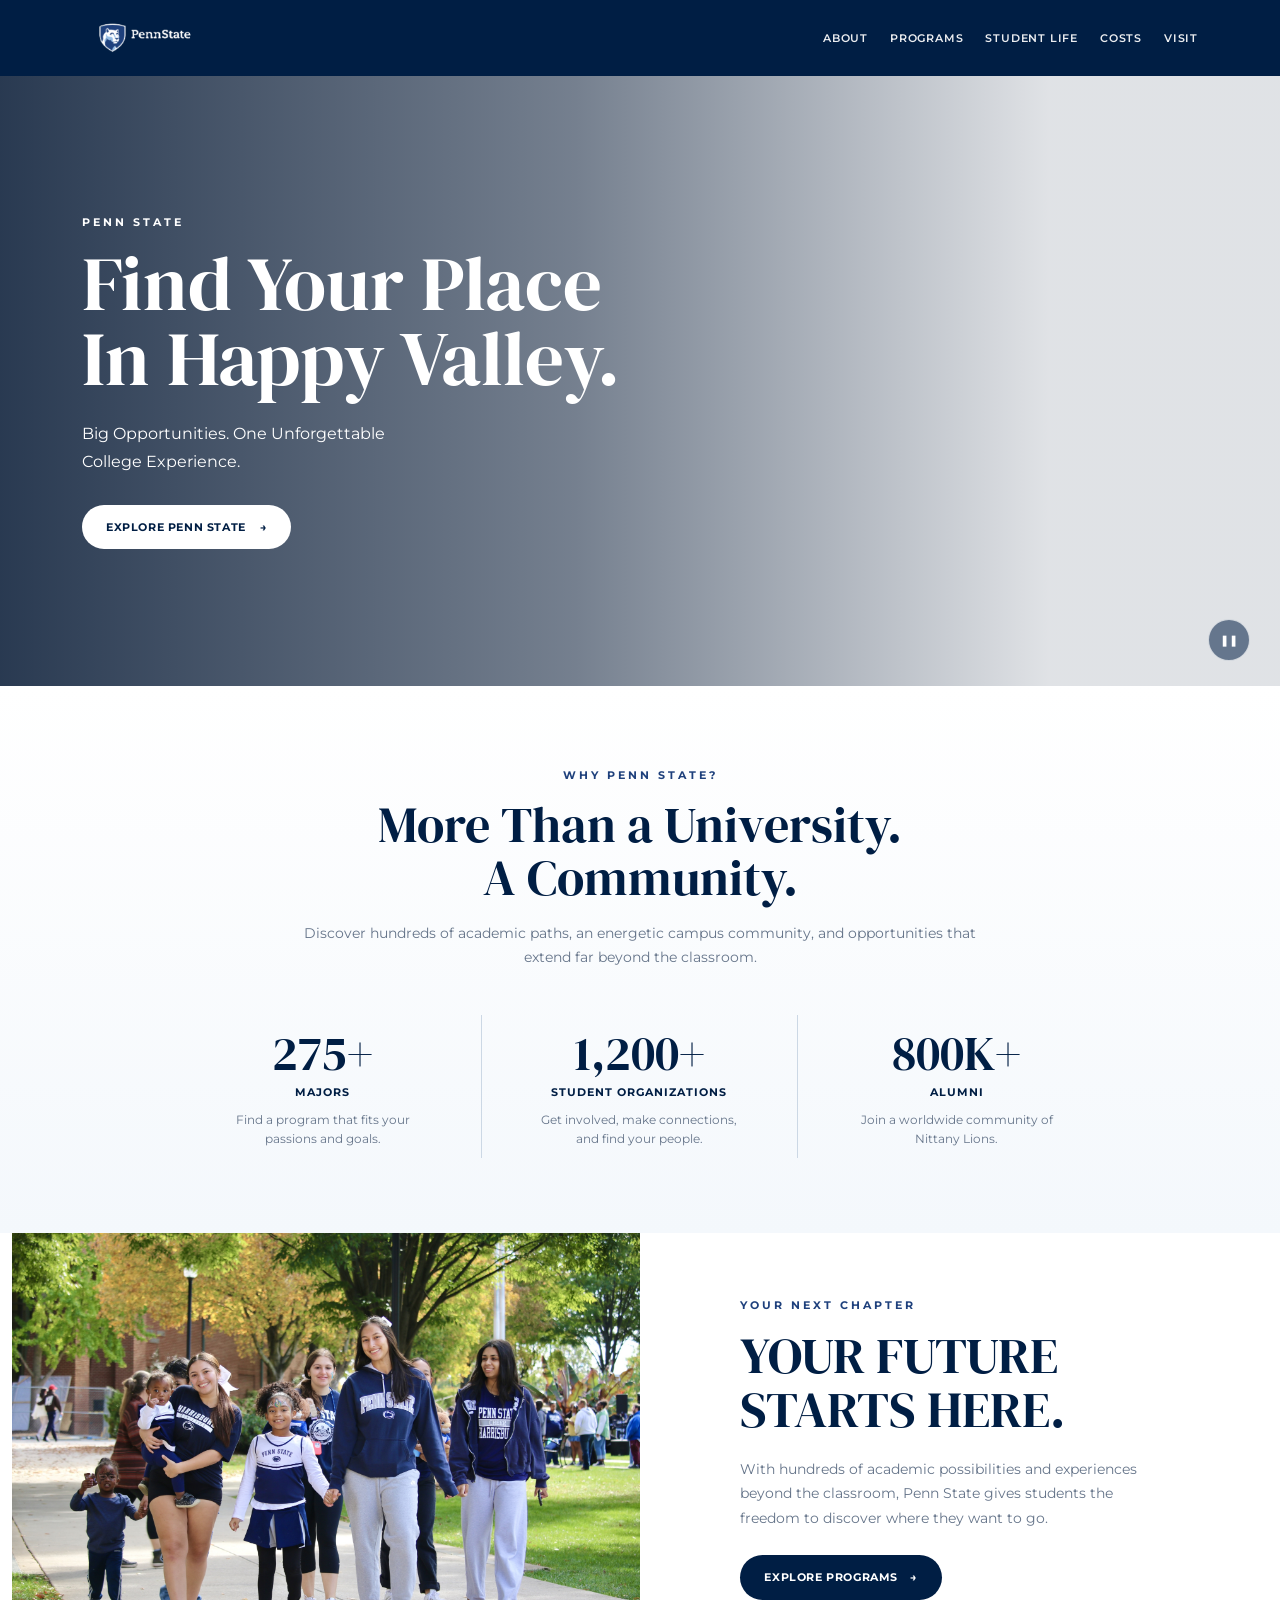
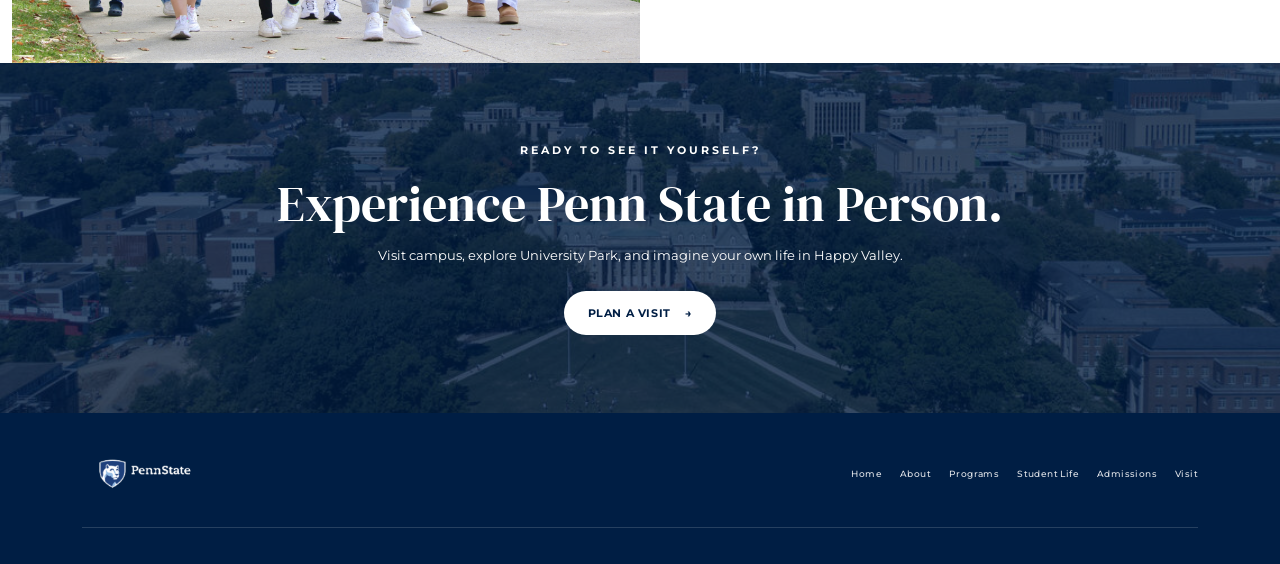
<file: index.html>
<!DOCTYPE html>

<html lang="en">

<head>

    <meta charset="UTF-8">

    <meta
        name="viewport"
        content="width=device-width, initial-scale=1.0"
    >

    <title>Penn State | Find Your Place</title>


    <!-- GOOGLE FONTS -->

    <link
        rel="preconnect"
        href="https://fonts.googleapis.com"
    >

    <link
        rel="preconnect"
        href="https://fonts.gstatic.com"
        crossorigin
    >

    <link
        href="https://fonts.googleapis.com/css2?family=DM+Serif+Display&family=Montserrat:wght@400;500;600;700&display=swap"
        rel="stylesheet"
    >


    <!-- BOOTSTRAP -->

    <link
        href="https://cdn.jsdelivr.net/npm/bootstrap@5.3.8/dist/css/bootstrap.min.css"
        rel="stylesheet"
    >


    <!-- CUSTOM CSS -->

    <link
        rel="stylesheet"
        href="style.css"
    >

</head>


<body>


    <!-- =====================================
         NAVIGATION
    ====================================== -->

    <nav class="navbar navbar-expand-lg penn-navbar">

        <div class="container">


            <!-- PENN STATE LOGO -->

            <a
                class="navbar-brand penn-brand"
                href="index.html"
            >

                <img
                    src="penn-state-logo.png"
                    alt="Penn State"
                    class="penn-logo"
                >

            </a>


            <!-- MOBILE MENU BUTTON -->

            <button
                class="navbar-toggler"
                type="button"
                data-bs-toggle="collapse"
                data-bs-target="#mainNav"
                aria-controls="mainNav"
                aria-expanded="false"
                aria-label="Toggle navigation"
            >

                <span class="navbar-toggler-icon"></span>

            </button>


            <!-- NAVIGATION LINKS -->

            <div
                class="collapse navbar-collapse"
                id="mainNav"
            >

                <ul class="navbar-nav ms-auto align-items-lg-center">


                    <li class="nav-item">

                        <a
                            class="nav-link"
                            href="about.html"
                        >
                            ABOUT
                        </a>

                    </li>


                    <li class="nav-item">

                        <a
                            class="nav-link"
                            href="programs.html"
                        >
                            PROGRAMS
                        </a>

                    </li>


                    <li class="nav-item">

                        <a
                            class="nav-link"
                            href="student-life.html"
                        >
                            STUDENT LIFE
                        </a>

                    </li>


                    <li class="nav-item">

                        <a
                            class="nav-link"
                            href="admissions.html"
                        >
                            COSTS
                        </a>

                    </li>


                    <li class="nav-item">

                        <a
                            class="nav-link"
                            href="visit.html"
                        >
                            VISIT
                        </a>

                    </li>


                </ul>

            </div>

        </div>

    </nav>



    <!-- =====================================
         HERO
    ====================================== -->

    <header class="hero">


        <!-- BACKGROUND VIDEO -->

        <video
            class="hero-video"
            autoplay
            muted
            loop
            playsinline
        >

            <source
                src="penn-state-hero.mp4"
                type="video/mp4"
            >

            Your browser does not support background video.

        </video>


        <!-- DARK OVERLAY -->

        <div class="hero-overlay"></div>


        <!-- HERO CONTENT -->

        <div class="container hero-content">

            <div class="row">

                <div class="col-lg-7 col-md-9">


                    <p class="eyebrow hero-eyebrow">
                        PENN STATE
                    </p>


                    <h1>

                        Find Your Place
                        <br>
                        In Happy Valley.

                    </h1>


                    <p class="hero-description">

                        Big Opportunities.
                        One Unforgettable
                        <br class="d-none d-md-block">
                        College Experience.

                    </p>


                    <a
                        href="#why"
                        class="main-button"
                    >

                        EXPLORE PENN STATE

                        <span>
                            →
                        </span>

                    </a>


                </div>

            </div>

        </div>


        <!-- VIDEO PLAY / PAUSE -->

        <button
            id="videoButton"
            class="video-button"
            type="button"
            aria-label="Pause background video"
        >

            ❚❚

        </button>


    </header>



    <!-- =====================================
         WHY PENN STATE
    ====================================== -->

    <section
        id="why"
        class="why-section"
    >

        <div class="container">


            <p class="eyebrow text-center">
                WHY PENN STATE?
            </p>


            <h2 class="section-heading text-center">

                More Than a University.
                <br>
                A Community.

            </h2>


            <p class="section-intro text-center">

                Discover hundreds of academic paths,
                an energetic campus community, and
                opportunities that extend far beyond
                the classroom.

            </p>


            <!-- STATS -->

            <div class="row stats-row">


                <!-- MAJORS -->

                <div class="col-md-4 stat-column">

                    <h3>
                        275+
                    </h3>

                    <h4>
                        MAJORS
                    </h4>

                    <p>

                        Find a program that fits
                        your passions and goals.

                    </p>

                </div>


                <!-- STUDENT ORGANIZATIONS -->

                <div class="col-md-4 stat-column">

                    <h3>
                        1,200+
                    </h3>

                    <h4>
                        STUDENT ORGANIZATIONS
                    </h4>

                    <p>

                        Get involved, make connections,
                        and find your people.

                    </p>

                </div>


                <!-- ALUMNI -->

                <div class="col-md-4 stat-column">

                    <h3>
                        800K+
                    </h3>

                    <h4>
                        ALUMNI
                    </h4>

                    <p>

                        Join a worldwide community
                        of Nittany Lions.

                    </p>

                </div>


            </div>

        </div>

    </section>



    <!-- =====================================
         YOUR FUTURE
    ====================================== -->

    <section class="future-section">

        <div class="container-fluid">

            <div class="row g-0 align-items-stretch">


                <!-- PENN STATE STUDENTS IMAGE -->

                <div class="col-lg-6 future-image">

                    <img
                        src="students-campus.png"
                        alt="Penn State students together on campus"
                    >

                </div>


                <!-- FUTURE TEXT -->

                <div class="col-lg-6 future-content">

                    <div>


                        <p class="eyebrow">
                            YOUR NEXT CHAPTER
                        </p>


                        <h2>

                            YOUR FUTURE
                            <br>
                            STARTS HERE.

                        </h2>


                        <p>

                            With hundreds of academic
                            possibilities and experiences
                            beyond the classroom, Penn State
                            gives students the freedom to
                            discover where they want to go.

                        </p>


                        <a
                            href="programs.html"
                            class="blue-button"
                        >

                            EXPLORE PROGRAMS

                            <span>
                                →
                            </span>

                        </a>


                    </div>

                </div>


            </div>

        </div>

    </section>



    <!-- =====================================
         VISIT PENN STATE
    ====================================== -->

    <section class="visit-section home-visit-section">


        <div class="visit-overlay"></div>


        <div class="container visit-content">


            <p class="eyebrow visit-eyebrow">
                READY TO SEE IT YOURSELF?
            </p>


            <h2>
                Experience Penn State in Person.
            </h2>


            <p>

                Visit campus, explore University Park,
                and imagine your own life in Happy Valley.

            </p>


            <a
                href="visit.html"
                class="main-button"
            >

                PLAN A VISIT

                <span>
                    →
                </span>

            </a>


        </div>

    </section>



    <!-- =====================================
         FOOTER
    ====================================== -->

    <footer class="site-footer">

        <div class="container">


            <div class="footer-main">


                <!-- PENN STATE LOGO -->

                <div class="footer-brand">

                    <img
                        src="penn-state-logo.png"
                        alt="Penn State"
                        class="footer-penn-logo"
                    >

                </div>


                <!-- FOOTER LINKS -->

                <div class="footer-links">

                    <a href="index.html">
                        Home
                    </a>

                    <a href="about.html">
                        About
                    </a>

                    <a href="programs.html">
                        Programs
                    </a>

                    <a href="student-life.html">
                        Student Life
                    </a>

                    <a href="admissions.html">
                        Admissions
                    </a>

                    <a href="visit.html">
                        Visit
                    </a>

                </div>


            </div>


            <div class="footer-bottom">




            </div>


        </div>

    </footer>



    <!-- =====================================
         BOOTSTRAP JAVASCRIPT
    ====================================== -->

    <script
        src="https://cdn.jsdelivr.net/npm/bootstrap@5.3.8/dist/js/bootstrap.bundle.min.js">
    </script>


    <!-- CUSTOM JAVASCRIPT -->

    <script src="script.js"></script>


</body>

</html>
</file>
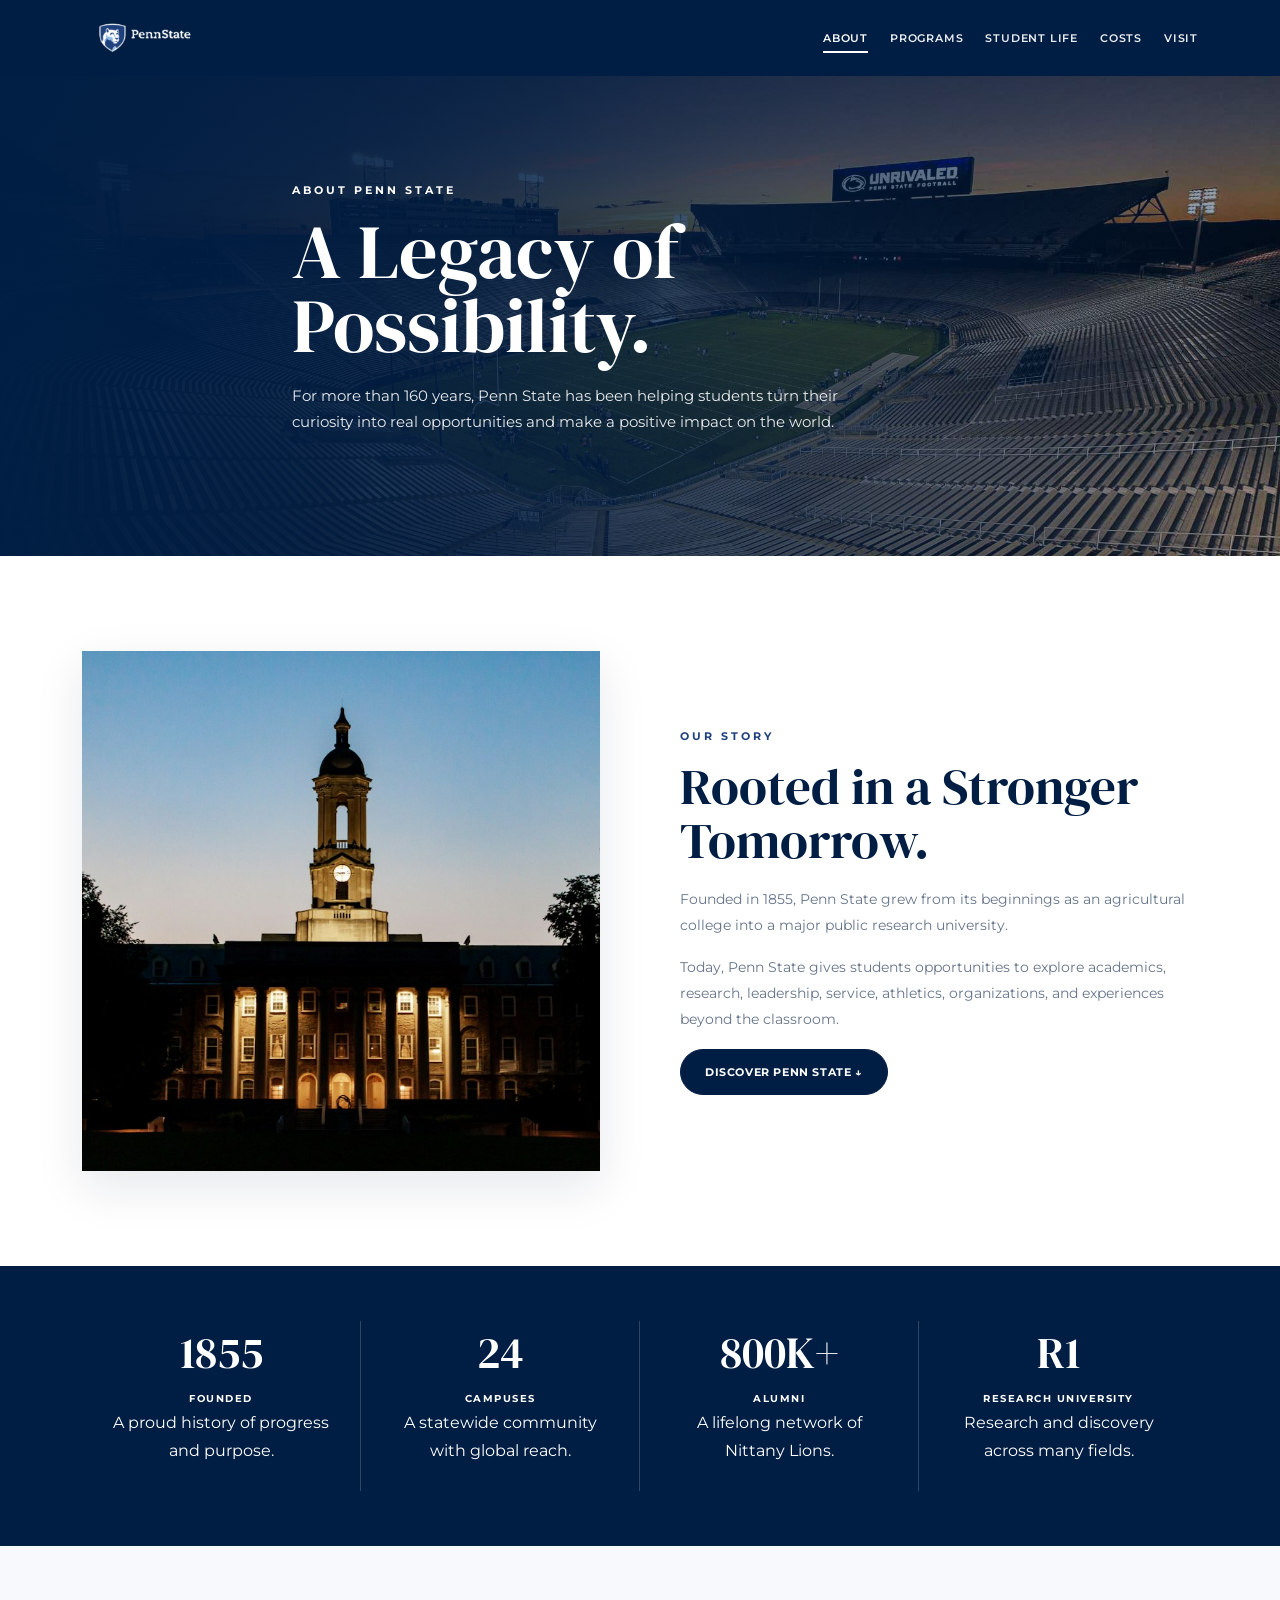
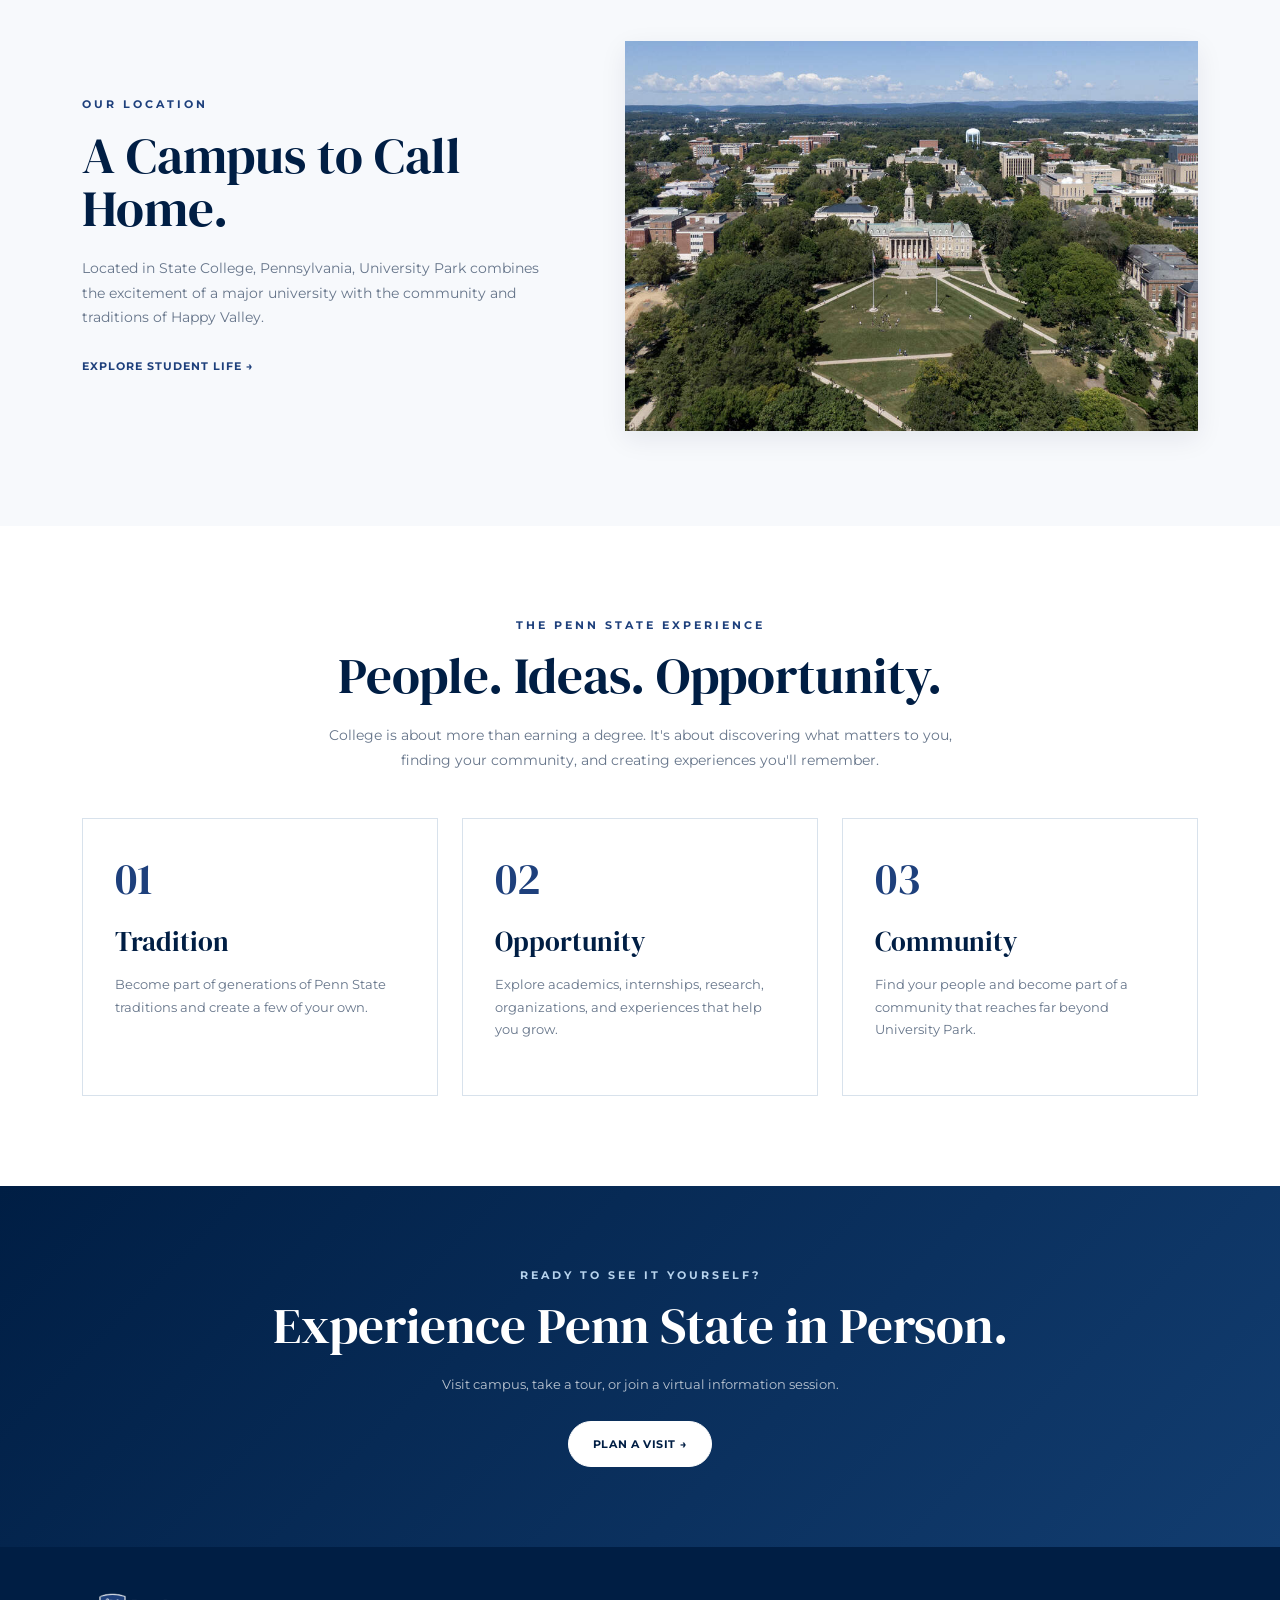
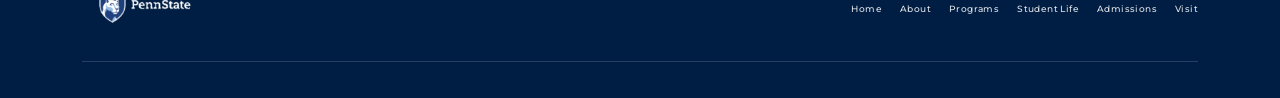
<file: about.html>
<!doctype html>

<html lang="en">

<head>

    <meta charset="utf-8">

    <meta
        name="viewport"
        content="width=device-width, initial-scale=1"
    >

    <title>About | Penn State Recruitment</title>


    <!-- GOOGLE FONTS -->

    <link rel="preconnect" href="https://fonts.googleapis.com">

    <link rel="preconnect" href="https://fonts.gstatic.com" crossorigin>

    <link
        href="https://fonts.googleapis.com/css2?family=DM+Serif+Display&family=Montserrat:wght@400;500;600;700&display=swap"
        rel="stylesheet"
    >


    <!-- BOOTSTRAP -->

    <link
        href="https://cdn.jsdelivr.net/npm/bootstrap@5.3.8/dist/css/bootstrap.min.css"
        rel="stylesheet"
    >


    <!-- CUSTOM CSS -->

    <link
        rel="stylesheet"
        href="style.css"
    >

</head>


<body>


    <!-- =====================================
         NAVIGATION
    ====================================== -->

    <nav class="navbar navbar-expand-lg penn-navbar">

        <div class="container">


            <!-- PENN STATE LOGO -->

            <a
                class="navbar-brand penn-brand"
                href="index.html"
            >

                <img
                    src="penn-state-logo.png"
                    alt="Penn State"
                    class="penn-logo"
                >

            </a>


            <!-- MOBILE MENU BUTTON -->

            <button
                class="navbar-toggler"
                type="button"
                data-bs-toggle="collapse"
                data-bs-target="#mainNav"
                aria-controls="mainNav"
                aria-expanded="false"
                aria-label="Toggle navigation"
            >

                <span class="navbar-toggler-icon"></span>

            </button>


            <!-- NAVIGATION LINKS -->

            <div
                class="collapse navbar-collapse"
                id="mainNav"
            >

                <ul class="navbar-nav ms-auto align-items-lg-center">


                    <li class="nav-item">

                        <a
                            class="nav-link active"
                            href="about.html"
                        >
                            ABOUT
                        </a>

                    </li>


                    <li class="nav-item">

                        <a
                            class="nav-link"
                            href="programs.html"
                        >
                            PROGRAMS
                        </a>

                    </li>


                    <li class="nav-item">

                        <a
                            class="nav-link"
                            href="student-life.html"
                        >
                            STUDENT LIFE
                        </a>

                    </li>


                    <li class="nav-item">

                        <a
                            class="nav-link"
                            href="admissions.html"
                        >
                            COSTS
                        </a>

                    </li>


                    <li class="nav-item">

                        <a
                            class="nav-link"
                            href="visit.html"
                        >
                            VISIT
                        </a>

                    </li>


                </ul>

            </div>

        </div>

    </nav>



    <main>


        <!-- =====================================
             ABOUT HERO
        ====================================== -->

        <section class="page-hero about-hero">

            <div class="container page-hero-content">


                <p class="eyebrow">
                    ABOUT PENN STATE
                </p>


                <h1 class="display">
                    A Legacy of
                    <br>
                    Possibility.
                </h1>


                <p>

                    For more than 160 years, Penn State has been
                    helping students turn their curiosity into
                    real opportunities and make a positive impact
                    on the world.

                </p>


            </div>

        </section>



        <!-- =====================================
             OUR STORY
        ====================================== -->

        <section class="section about-story-section">

            <div class="container">


                <div class="about-grid">

                    <div class="about-image">

                        <img
                            src="nightbuilding.jpg"
                            class="about-lion"
                        >

                    </div>



                    <!-- STORY -->

                    <div class="about-text">


                        <p class="eyebrow">
                            OUR STORY
                        </p>


                        <h2 class="section-title">
                            Rooted in a Stronger
                            <br>
                            Tomorrow.
                        </h2>


                        <p>

                            Founded in 1855, Penn State grew
                            from its beginnings as an
                            agricultural college into a major
                            public research university.

                        </p>


                        <p>

                            Today, Penn State gives students
                            opportunities to explore academics,
                            research, leadership, service,
                            athletics, organizations, and
                            experiences beyond the classroom.

                        </p>


                        <a
                            class="btn btn-primary"
                            href="#facts"
                        >

                            DISCOVER PENN STATE ↓

                        </a>


                    </div>


                </div>

            </div>

        </section>



        <!-- =====================================
             QUICK FACTS
        ====================================== -->

        <section
            id="facts"
            class="facts-section"
        >

            <div class="container">


                <div class="facts-grid">


                    <!-- 1855 -->

                    <div class="fact">

                        <strong>
                            1855
                        </strong>

                        <span>
                            FOUNDED
                        </span>

                        <p>
                            A proud history of
                            progress and purpose.
                        </p>

                    </div>



                    <!-- CAMPUSES -->

                    <div class="fact">

                        <strong>
                            24
                        </strong>

                        <span>
                            CAMPUSES
                        </span>

                        <p>
                            A statewide community
                            with global reach.
                        </p>

                    </div>



                    <!-- ALUMNI -->

                    <div class="fact">

                        <strong>
                            800K+
                        </strong>

                        <span>
                            ALUMNI
                        </span>

                        <p>
                            A lifelong network
                            of Nittany Lions.
                        </p>

                    </div>



                    <!-- RESEARCH -->

                    <div class="fact">

                        <strong>
                            R1
                        </strong>

                        <span>
                            RESEARCH UNIVERSITY
                        </span>

                        <p>
                            Research and discovery
                            across many fields.
                        </p>

                    </div>


                </div>

            </div>

        </section>



        <!-- =====================================
             UNIVERSITY PARK
        ====================================== -->

        <section class="about-location">

            <div class="container">


                <div class="location-grid">


                    <!-- LOCATION TEXT -->

                    <div class="location-copy">


                        <p class="eyebrow">
                            OUR LOCATION
                        </p>


                        <h2 class="section-title">
                            A Campus to Call Home.
                        </h2>


                        <p>

                            Located in State College,
                            Pennsylvania, University Park
                            combines the excitement of a
                            major university with the
                            community and traditions of
                            Happy Valley.

                        </p>


                        <a
                            href="student-life.html"
                            class="text-link"
                        >

                            EXPLORE STUDENT LIFE →

                        </a>


                    </div>



                    <!-- CAMPUS IMAGE -->

                    <div class="location-image">

                        <img
                            src="campus-aerial.png"
                            alt="Penn State University Park campus"
                        >

                    </div>


                </div>

            </div>

        </section>



        <!-- =====================================
             PENN STATE EXPERIENCE
        ====================================== -->

        <section class="section experience-section">

            <div class="container">


                <p class="eyebrow center">
                    THE PENN STATE EXPERIENCE
                </p>


                <h2 class="section-title center">
                    People. Ideas. Opportunity.
                </h2>


                <p class="section-copy center">

                    College is about more than earning a
                    degree. It's about discovering what
                    matters to you, finding your community,
                    and creating experiences you'll remember.

                </p>



                <div class="three-cards">


                    <!-- TRADITION -->

                    <article class="simple-card">

                        <div class="card-number">
                            01
                        </div>

                        <h3>
                            Tradition
                        </h3>

                        <p>

                            Become part of generations of
                            Penn State traditions and create
                            a few of your own.

                        </p>

                    </article>



                    <!-- OPPORTUNITY -->

                    <article class="simple-card">

                        <div class="card-number">
                            02
                        </div>

                        <h3>
                            Opportunity
                        </h3>

                        <p>

                            Explore academics, internships,
                            research, organizations, and
                            experiences that help you grow.

                        </p>

                    </article>



                    <!-- COMMUNITY -->

                    <article class="simple-card">

                        <div class="card-number">
                            03
                        </div>

                        <h3>
                            Community
                        </h3>

                        <p>

                            Find your people and become part
                            of a community that reaches far
                            beyond University Park.

                        </p>

                    </article>


                </div>

            </div>

        </section>



        <!-- =====================================
             FINAL CTA
        ====================================== -->

        <section class="cta-band">

            <div class="container">


                <p class="eyebrow">
                    READY TO SEE IT YOURSELF?
                </p>


                <h2 class="section-title">
                    Experience Penn State in Person.
                </h2>


                <p>

                    Visit campus, take a tour,
                    or join a virtual information session.

                </p>


                <a
                    class="btn btn-light"
                    href="visit.html"
                >

                    PLAN A VISIT →

                </a>


            </div>

        </section>


    </main>



    <!-- =====================================
         FOOTER
    ====================================== -->

    <footer class="site-footer">

        <div class="container">


            <div class="footer-main">


                <!-- FOOTER LOGO -->

                <div class="footer-brand">

                    <img
                        src="penn-state-logo.png"
                        alt="Penn State"
                        class="footer-penn-logo"
                    >

                </div>



                <!-- FOOTER LINKS -->

                <div class="footer-links">

                    <a href="index.html">
                        Home
                    </a>

                    <a href="about.html">
                        About
                    </a>

                    <a href="programs.html">
                        Programs
                    </a>

                    <a href="student-life.html">
                        Student Life
                    </a>

                    <a href="admissions.html">
                        Admissions
                    </a>

                    <a href="visit.html">
                        Visit
                    </a>

                </div>


            </div>



            <div class="footer-bottom">

               

            </div>


        </div>

    </footer>



    <!-- =====================================
         BOOTSTRAP JAVASCRIPT
    ====================================== -->

    <script
        src="https://cdn.jsdelivr.net/npm/bootstrap@5.3.8/dist/js/bootstrap.bundle.min.js">
    </script>



    <!-- CUSTOM JAVASCRIPT -->

    <script src="script.js"></script>


</body>

</html>
</file>
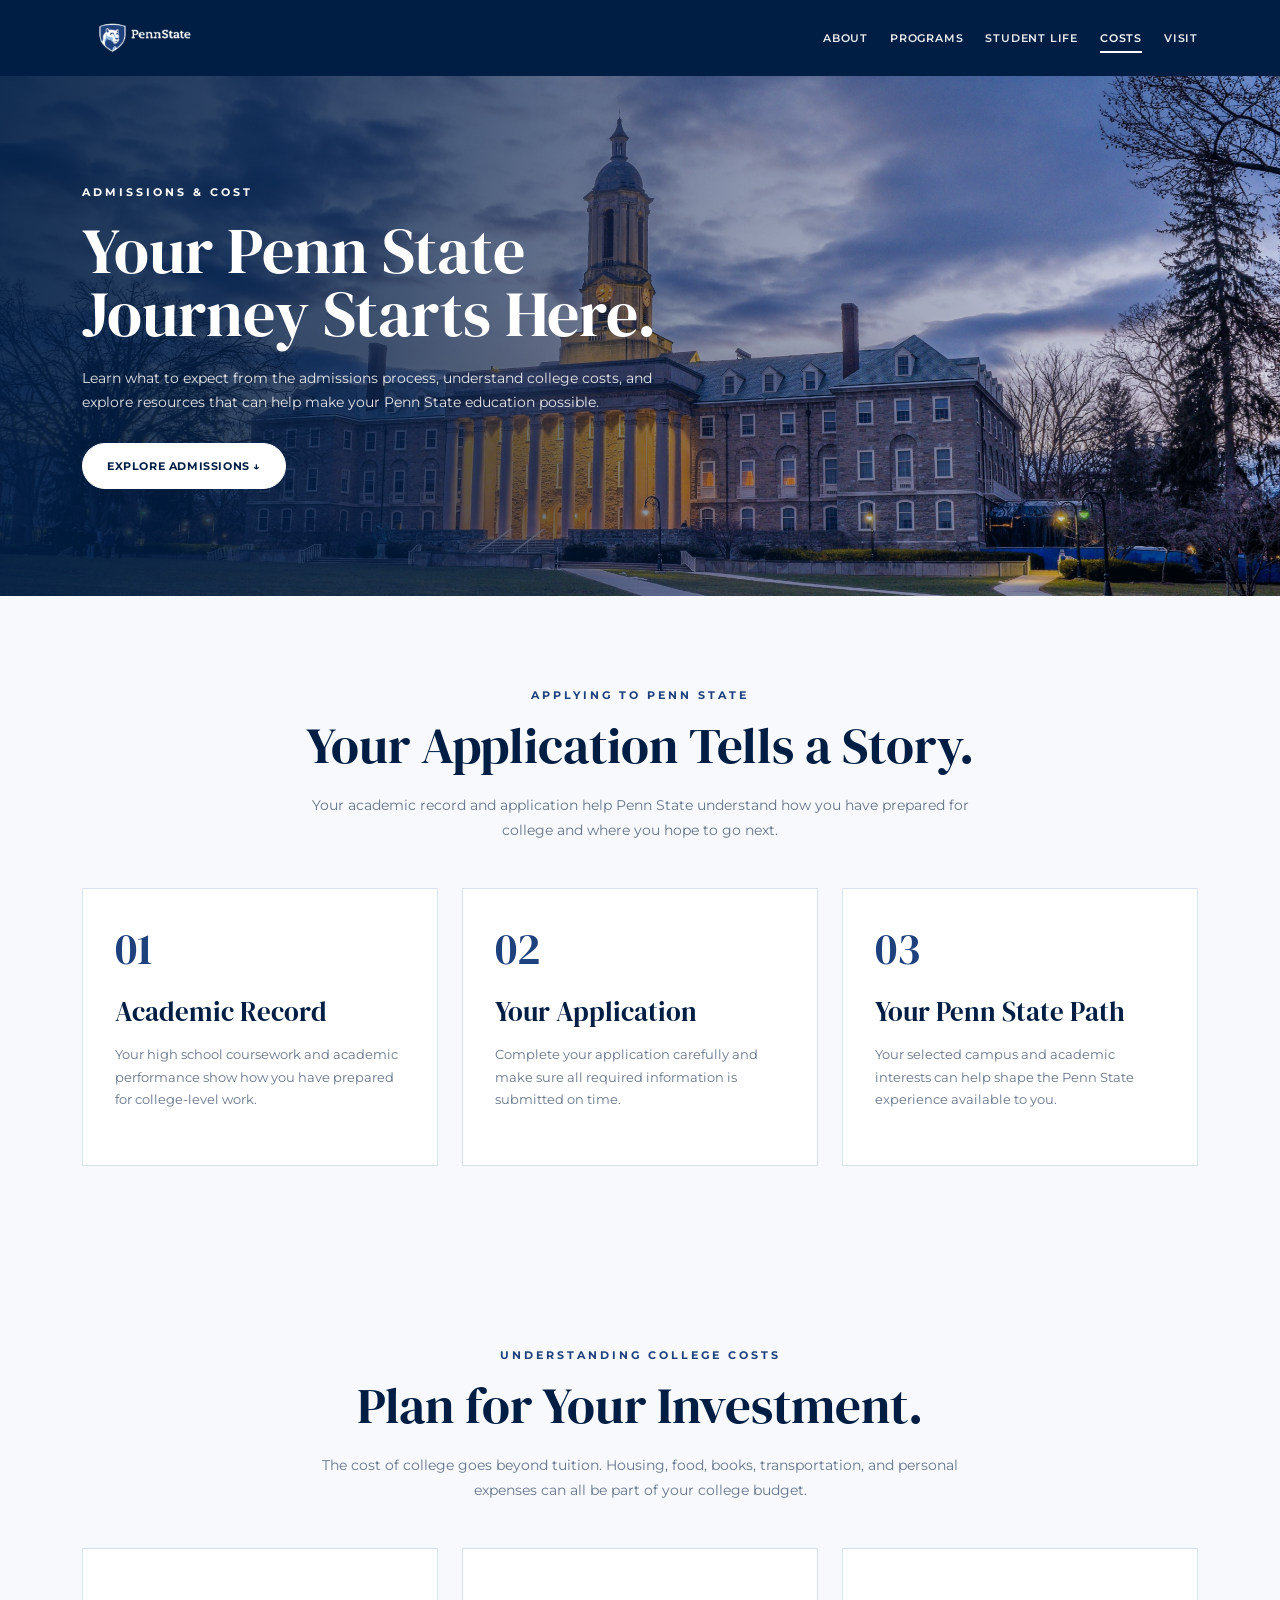
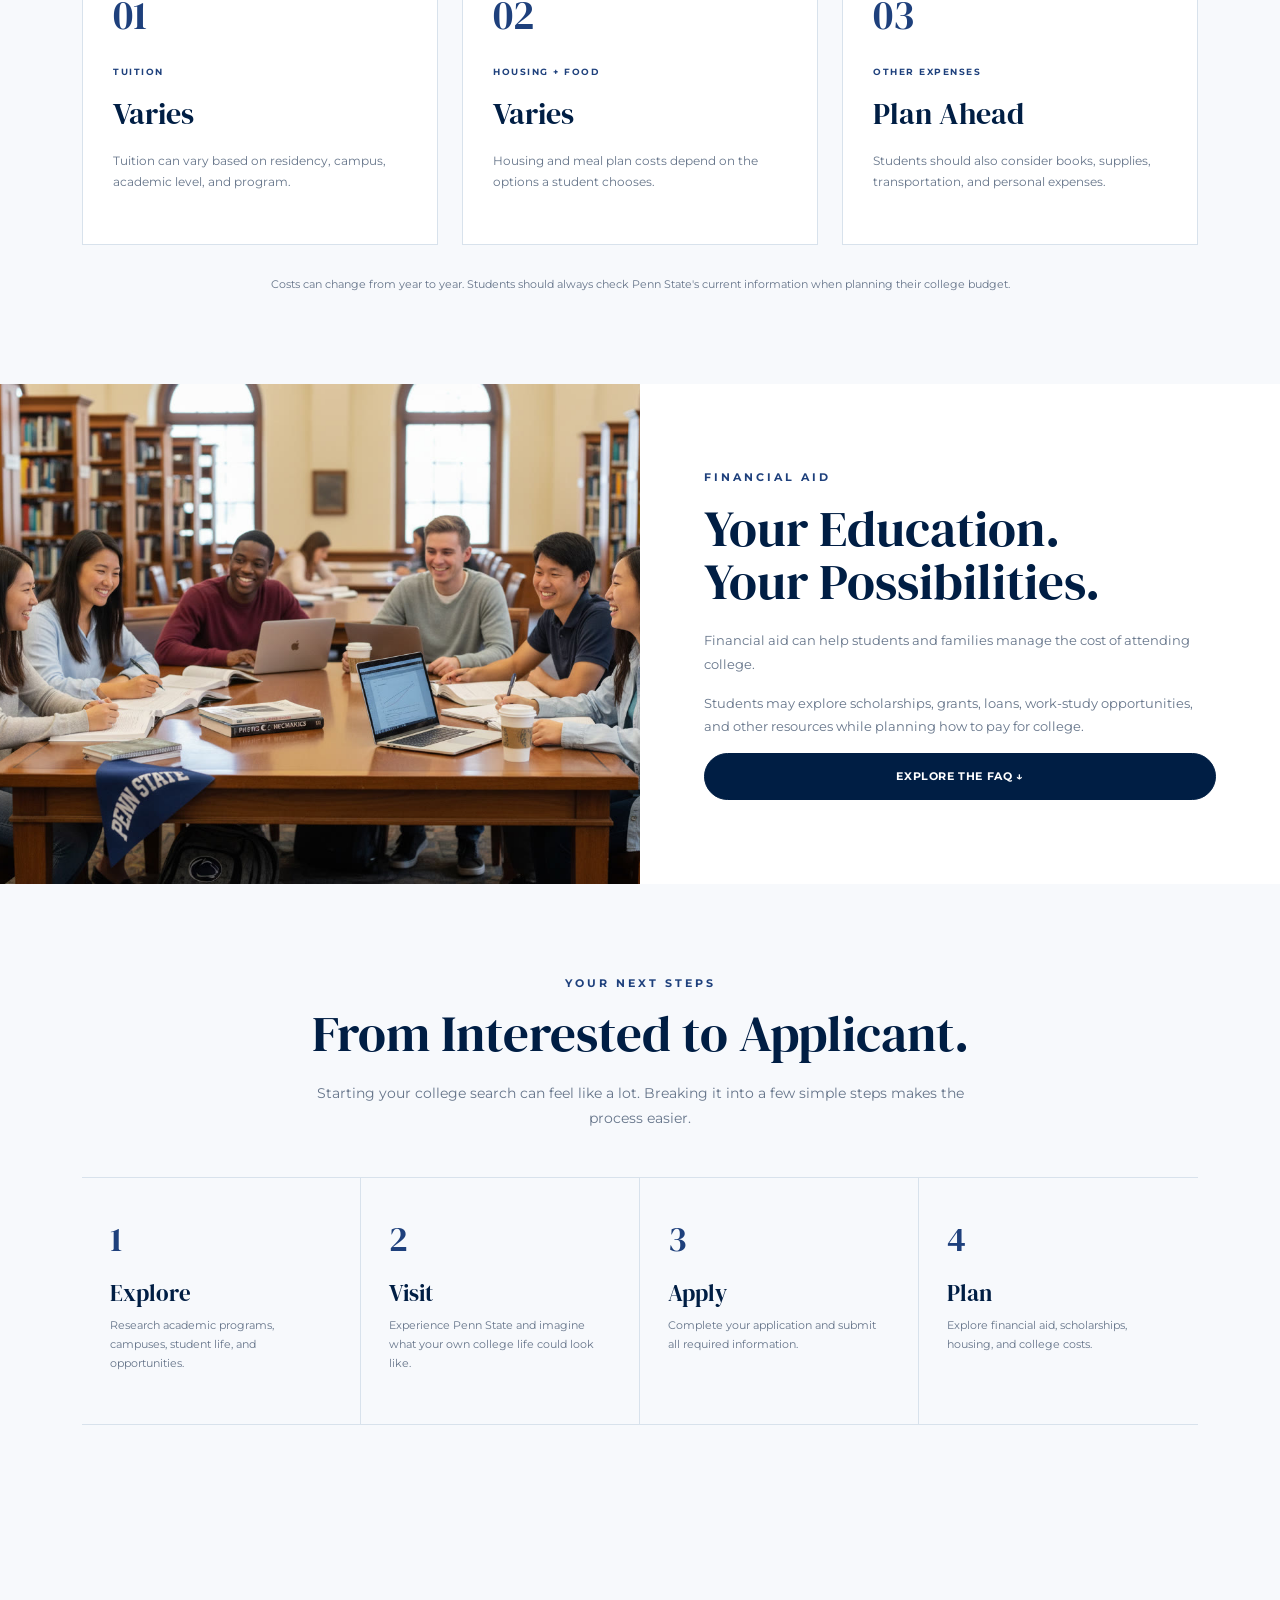
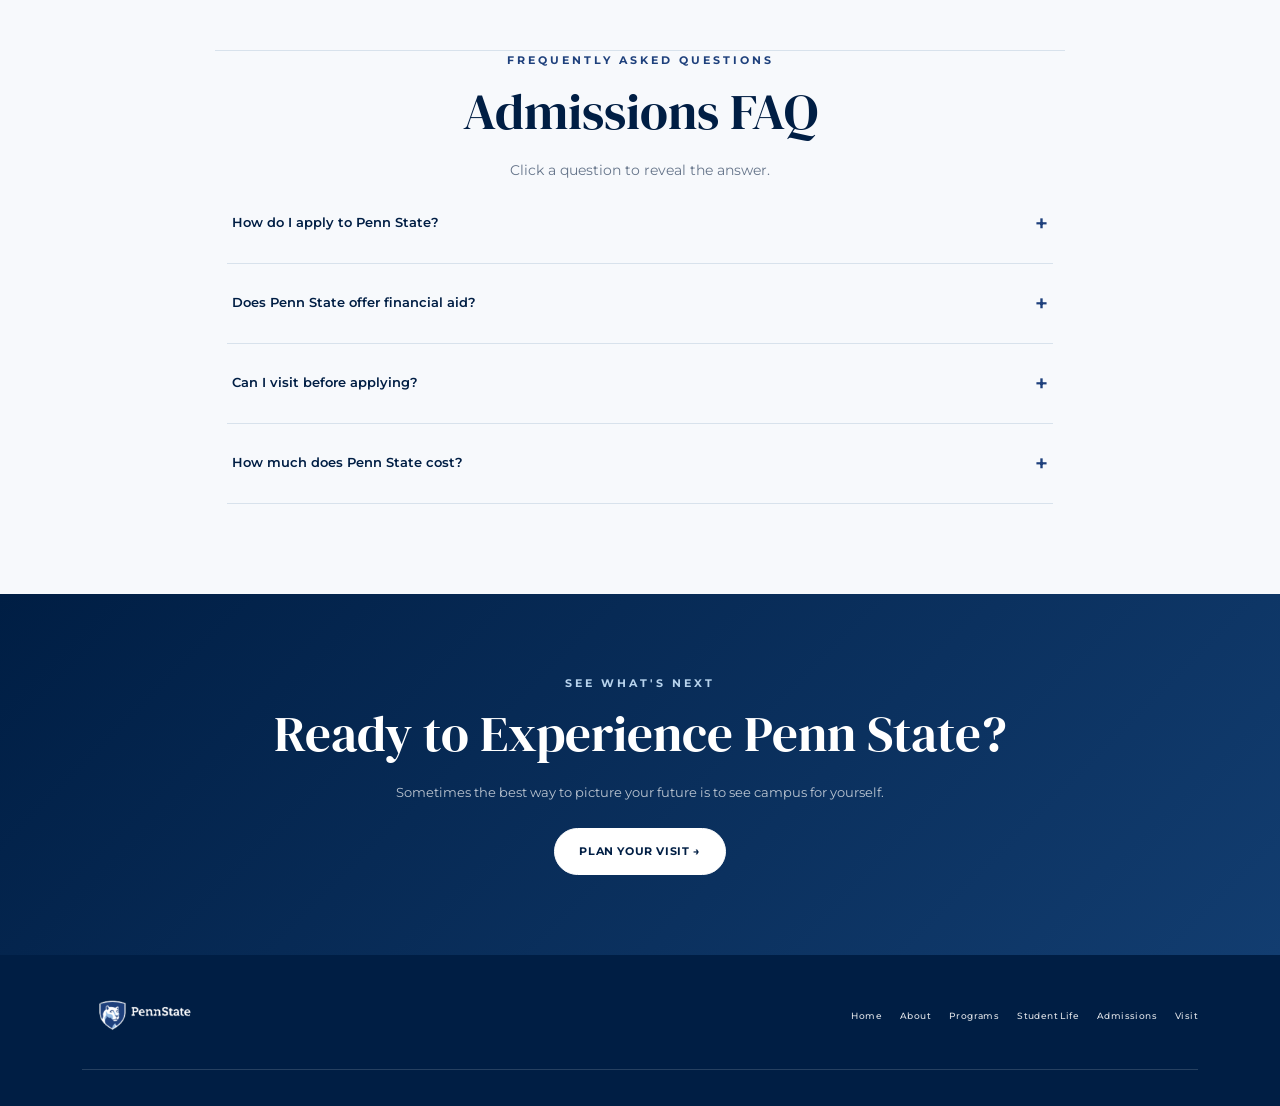
<file: admissions.html>
<!doctype html>

<html lang="en">

<head>

    <meta charset="utf-8">

    <meta
        name="viewport"
        content="width=device-width, initial-scale=1"
    >

    <title>Admissions & Costs | Penn State Recruitment</title>


    <!-- GOOGLE FONTS -->

    <link
        rel="preconnect"
        href="https://fonts.googleapis.com"
    >

    <link
        rel="preconnect"
        href="https://fonts.gstatic.com"
        crossorigin
    >

    <link
        href="https://fonts.googleapis.com/css2?family=DM+Serif+Display&family=Montserrat:wght@400;500;600;700&display=swap"
        rel="stylesheet"
    >


    <!-- BOOTSTRAP -->

    <link
        href="https://cdn.jsdelivr.net/npm/bootstrap@5.3.8/dist/css/bootstrap.min.css"
        rel="stylesheet"
    >


    <!-- CUSTOM CSS -->

    <link
        rel="stylesheet"
        href="style.css"
    >

</head>


<body>


    <!-- =====================================
         NAVIGATION
    ====================================== -->

    <nav class="navbar navbar-expand-lg penn-navbar">

        <div class="container">


            <!-- PENN STATE LOGO -->

            <a
                class="navbar-brand penn-brand"
                href="index.html"
            >

                <img
                    src="penn-state-logo.png"
                    alt="Penn State"
                    class="penn-logo"
                >

            </a>


            <!-- MOBILE MENU BUTTON -->

            <button
                class="navbar-toggler"
                type="button"
                data-bs-toggle="collapse"
                data-bs-target="#mainNav"
                aria-controls="mainNav"
                aria-expanded="false"
                aria-label="Toggle navigation"
            >

                <span class="navbar-toggler-icon"></span>

            </button>


            <!-- NAVIGATION LINKS -->

            <div
                class="collapse navbar-collapse"
                id="mainNav"
            >

                <ul class="navbar-nav ms-auto align-items-lg-center">


                    <li class="nav-item">

                        <a
                            class="nav-link"
                            href="about.html"
                        >
                            ABOUT
                        </a>

                    </li>


                    <li class="nav-item">

                        <a
                            class="nav-link"
                            href="programs.html"
                        >
                            PROGRAMS
                        </a>

                    </li>


                    <li class="nav-item">

                        <a
                            class="nav-link"
                            href="student-life.html"
                        >
                            STUDENT LIFE
                        </a>

                    </li>


                    <li class="nav-item">

                        <a
                            class="nav-link active"
                            href="admissions.html"
                        >
                            COSTS
                        </a>

                    </li>


                    <li class="nav-item">

                        <a
                            class="nav-link"
                            href="visit.html"
                        >
                            VISIT
                        </a>

                    </li>


                </ul>

            </div>

        </div>

    </nav>



    <main>


        <!-- =====================================
             ADMISSIONS HERO
        ====================================== -->

        <section class="admissions-hero">
    <div class="container">
        <div class="page-hero-content">
            <p class="eyebrow">ADMISSIONS & COST</p>

            <h1 class="display">
                Your Penn State<br>
                Journey Starts Here.
            </h1>

            <p>
                Learn what to expect from the admissions process,
                understand college costs, and explore resources that
                can help make your Penn State education possible.
            </p>

            <a href="#admissions-info" class="btn btn-light">
                EXPLORE ADMISSIONS ↓
            </a>
        </div>
    </div>
</section>



        <!-- =====================================
             WHAT MATTERS
        ====================================== -->

        <section
            id="admissions-info"
            class="section section-light"
        >

            <div class="container">


                <p class="eyebrow center">
                    APPLYING TO PENN STATE
                </p>


                <h2 class="section-title center">
                    Your Application Tells a Story.
                </h2>


                <p class="section-copy center">

                    Your academic record and application
                    help Penn State understand how you have
                    prepared for college and where you hope
                    to go next.

                </p>


                <div class="three-cards">


                    <!-- ACADEMIC RECORD -->

                    <article class="simple-card">

                        <div class="card-number">
                            01
                        </div>


                        <h3>
                            Academic Record
                        </h3>


                        <p>

                            Your high school coursework and
                            academic performance show how
                            you have prepared for
                            college-level work.

                        </p>

                    </article>


                    <!-- APPLICATION -->

                    <article class="simple-card">

                        <div class="card-number">
                            02
                        </div>


                        <h3>
                            Your Application
                        </h3>


                        <p>

                            Complete your application
                            carefully and make sure all
                            required information is
                            submitted on time.

                        </p>

                    </article>


                    <!-- CAMPUS -->

                    <article class="simple-card">

                        <div class="card-number">
                            03
                        </div>


                        <h3>
                            Your Penn State Path
                        </h3>


                        <p>

                            Your selected campus and
                            academic interests can help
                            shape the Penn State experience
                            available to you.

                        </p>

                    </article>


                </div>

            </div>

        </section>



        <!-- =====================================
             COSTS
        ====================================== -->

        <section class="section cost-section">

            <div class="container">


                <p class="eyebrow center">
                    UNDERSTANDING COLLEGE COSTS
                </p>


                <h2 class="section-title center">
                    Plan for Your Investment.
                </h2>


                <p class="section-copy center">

                    The cost of college goes beyond tuition.
                    Housing, food, books, transportation,
                    and personal expenses can all be part
                    of your college budget.

                </p>


                <div class="cost-grid">


                    <!-- TUITION -->

                    <article class="cost-card">

                        <div class="cost-number">
                            01
                        </div>


                        <span>
                            TUITION
                        </span>


                        <strong>
                            Varies
                        </strong>


                        <p>

                            Tuition can vary based on
                            residency, campus, academic
                            level, and program.

                        </p>

                    </article>


                    <!-- HOUSING -->

                    <article class="cost-card">

                        <div class="cost-number">
                            02
                        </div>


                        <span>
                            HOUSING + FOOD
                        </span>


                        <strong>
                            Varies
                        </strong>


                        <p>

                            Housing and meal plan costs
                            depend on the options a student
                            chooses.

                        </p>

                    </article>


                    <!-- OTHER COSTS -->

                    <article class="cost-card">

                        <div class="cost-number">
                            03
                        </div>


                        <span>
                            OTHER EXPENSES
                        </span>


                        <strong>
                            Plan Ahead
                        </strong>


                        <p>

                            Students should also consider
                            books, supplies, transportation,
                            and personal expenses.

                        </p>

                    </article>


                </div>


                <p class="cost-note">

                    Costs can change from year to year.
                    Students should always check Penn State's
                    current information when planning their
                    college budget.

                </p>


            </div>

        </section>



        <!-- =====================================
             FINANCIAL AID FEATURE
        ====================================== -->

        <section class="split admissions-aid">


            <!-- STUDENT IMAGE -->

            <div class="split-image admissions-aid-image">

                <img
                    src="admissions-students.jpg"
                    alt="Penn State students studying together"
                >

            </div>


            <!-- TEXT -->

            <div class="split-copy">


                <p class="eyebrow">
                    FINANCIAL AID
                </p>


                <h2 class="section-title">

                    Your Education.
                    <br>
                    Your Possibilities.

                </h2>


                <p class="section-copy">

                    Financial aid can help students and
                    families manage the cost of attending
                    college.

                </p>


                <p>

                    Students may explore scholarships,
                    grants, loans, work-study opportunities,
                    and other resources while planning how
                    to pay for college.

                </p>


                <a
                    class="btn btn-primary"
                    href="#faq"
                >

                    EXPLORE THE FAQ ↓

                </a>


            </div>

        </section>



        <!-- =====================================
             APPLICATION STEPS
        ====================================== -->

        <section class="section section-light">

            <div class="container">


                <p class="eyebrow center">
                    YOUR NEXT STEPS
                </p>


                <h2 class="section-title center">
                    From Interested to Applicant.
                </h2>


                <p class="section-copy center">

                    Starting your college search can feel
                    like a lot. Breaking it into a few
                    simple steps makes the process easier.

                </p>


                <div class="steps">


                    <!-- STEP 1 -->

                    <div class="step">

                        <div class="step-number">
                            1
                        </div>


                        <div>

                            <h3>
                                Explore
                            </h3>

                            <p>

                                Research academic programs,
                                campuses, student life, and
                                opportunities.

                            </p>

                        </div>

                    </div>


                    <!-- STEP 2 -->

                    <div class="step">

                        <div class="step-number">
                            2
                        </div>


                        <div>

                            <h3>
                                Visit
                            </h3>

                            <p>

                                Experience Penn State and
                                imagine what your own college
                                life could look like.

                            </p>

                        </div>

                    </div>


                    <!-- STEP 3 -->

                    <div class="step">

                        <div class="step-number">
                            3
                        </div>


                        <div>

                            <h3>
                                Apply
                            </h3>

                            <p>

                                Complete your application
                                and submit all required
                                information.

                            </p>

                        </div>

                    </div>


                    <!-- STEP 4 -->

                    <div class="step">

                        <div class="step-number">
                            4
                        </div>


                        <div>

                            <h3>
                                Plan
                            </h3>

                            <p>

                                Explore financial aid,
                                scholarships, housing,
                                and college costs.

                            </p>

                        </div>

                    </div>


                </div>

            </div>

        </section>



        <!-- =====================================
             INTERACTIVE FAQ
        ====================================== -->

        <section
            id="faq"
            class="section faq-section"
        >

            <div class="container faq-container">


                <p class="eyebrow center">
                    FREQUENTLY ASKED QUESTIONS
                </p>


                <h2 class="section-title center">
                    Admissions FAQ
                </h2>


                <p class="section-copy center">

                    Click a question to reveal the answer.

                </p>


                <!-- QUESTION 1 -->

                <div class="faq-item">

                    <button
                        class="faq-question"
                        type="button"
                    >

                        <span>
                            How do I apply to Penn State?
                        </span>

                        <span class="faq-symbol">
                            +
                        </span>

                    </button>


                    <div class="faq-answer">

                        <p>

                            Prospective students should
                            review Penn State's current
                            undergraduate admissions
                            requirements and complete the
                            required application process.

                        </p>

                    </div>

                </div>


                <!-- QUESTION 2 -->

                <div class="faq-item">

                    <button
                        class="faq-question"
                        type="button"
                    >

                        <span>
                            Does Penn State offer financial aid?
                        </span>

                        <span class="faq-symbol">
                            +
                        </span>

                    </button>


                    <div class="faq-answer">

                        <p>

                            Students can explore several
                            types of financial assistance,
                            including grants, scholarships,
                            loans, and work-study
                            opportunities.

                        </p>

                    </div>

                </div>


                <!-- QUESTION 3 -->

                <div class="faq-item">

                    <button
                        class="faq-question"
                        type="button"
                    >

                        <span>
                            Can I visit before applying?
                        </span>

                        <span class="faq-symbol">
                            +
                        </span>

                    </button>


                    <div class="faq-answer">

                        <p>

                            Yes. A campus visit can help
                            prospective students experience
                            University Park and learn more
                            about life at Penn State.

                        </p>

                    </div>

                </div>


                <!-- QUESTION 4 -->

                <div class="faq-item">

                    <button
                        class="faq-question"
                        type="button"
                    >

                        <span>
                            How much does Penn State cost?
                        </span>

                        <span class="faq-symbol">
                            +
                        </span>

                    </button>


                    <div class="faq-answer">

                        <p>

                            Cost depends on factors such as
                            residency, campus, academic
                            program, housing, food, and
                            personal expenses.

                        </p>

                    </div>

                </div>


            </div>

        </section>



        <!-- =====================================
             FINAL CTA
        ====================================== -->

        <section class="cta-band">

            <div class="container">


                <p class="eyebrow">
                    SEE WHAT'S NEXT
                </p>


                <h2 class="section-title">
                    Ready to Experience Penn State?
                </h2>


                <p>

                    Sometimes the best way to picture
                    your future is to see campus for
                    yourself.

                </p>


                <a
                    class="btn btn-light"
                    href="visit.html"
                >

                    PLAN YOUR VISIT →

                </a>


            </div>

        </section>


    </main>



    <!-- =====================================
         FOOTER
    ====================================== -->

    <footer class="site-footer">

        <div class="container">


            <div class="footer-main">


                <!-- LOGO -->

                <div class="footer-brand">

                    <img
                        src="penn-state-logo.png"
                        alt="Penn State"
                        class="footer-penn-logo"
                    >

                </div>


                <!-- LINKS -->

                <div class="footer-links">

                    <a href="index.html">
                        Home
                    </a>

                    <a href="about.html">
                        About
                    </a>

                    <a href="programs.html">
                        Programs
                    </a>

                    <a href="student-life.html">
                        Student Life
                    </a>

                    <a href="admissions.html">
                        Admissions
                    </a>

                    <a href="visit.html">
                        Visit
                    </a>

                </div>


            </div>


            <div class="footer-bottom">

            

            </div>


        </div>

    </footer>



    <!-- =====================================
         BOOTSTRAP JAVASCRIPT
    ====================================== -->

    <script
        src="https://cdn.jsdelivr.net/npm/bootstrap@5.3.8/dist/js/bootstrap.bundle.min.js">
    </script>


    <!-- CUSTOM JAVASCRIPT -->

    <script src="script.js"></script>


</body>

</html>
</file>
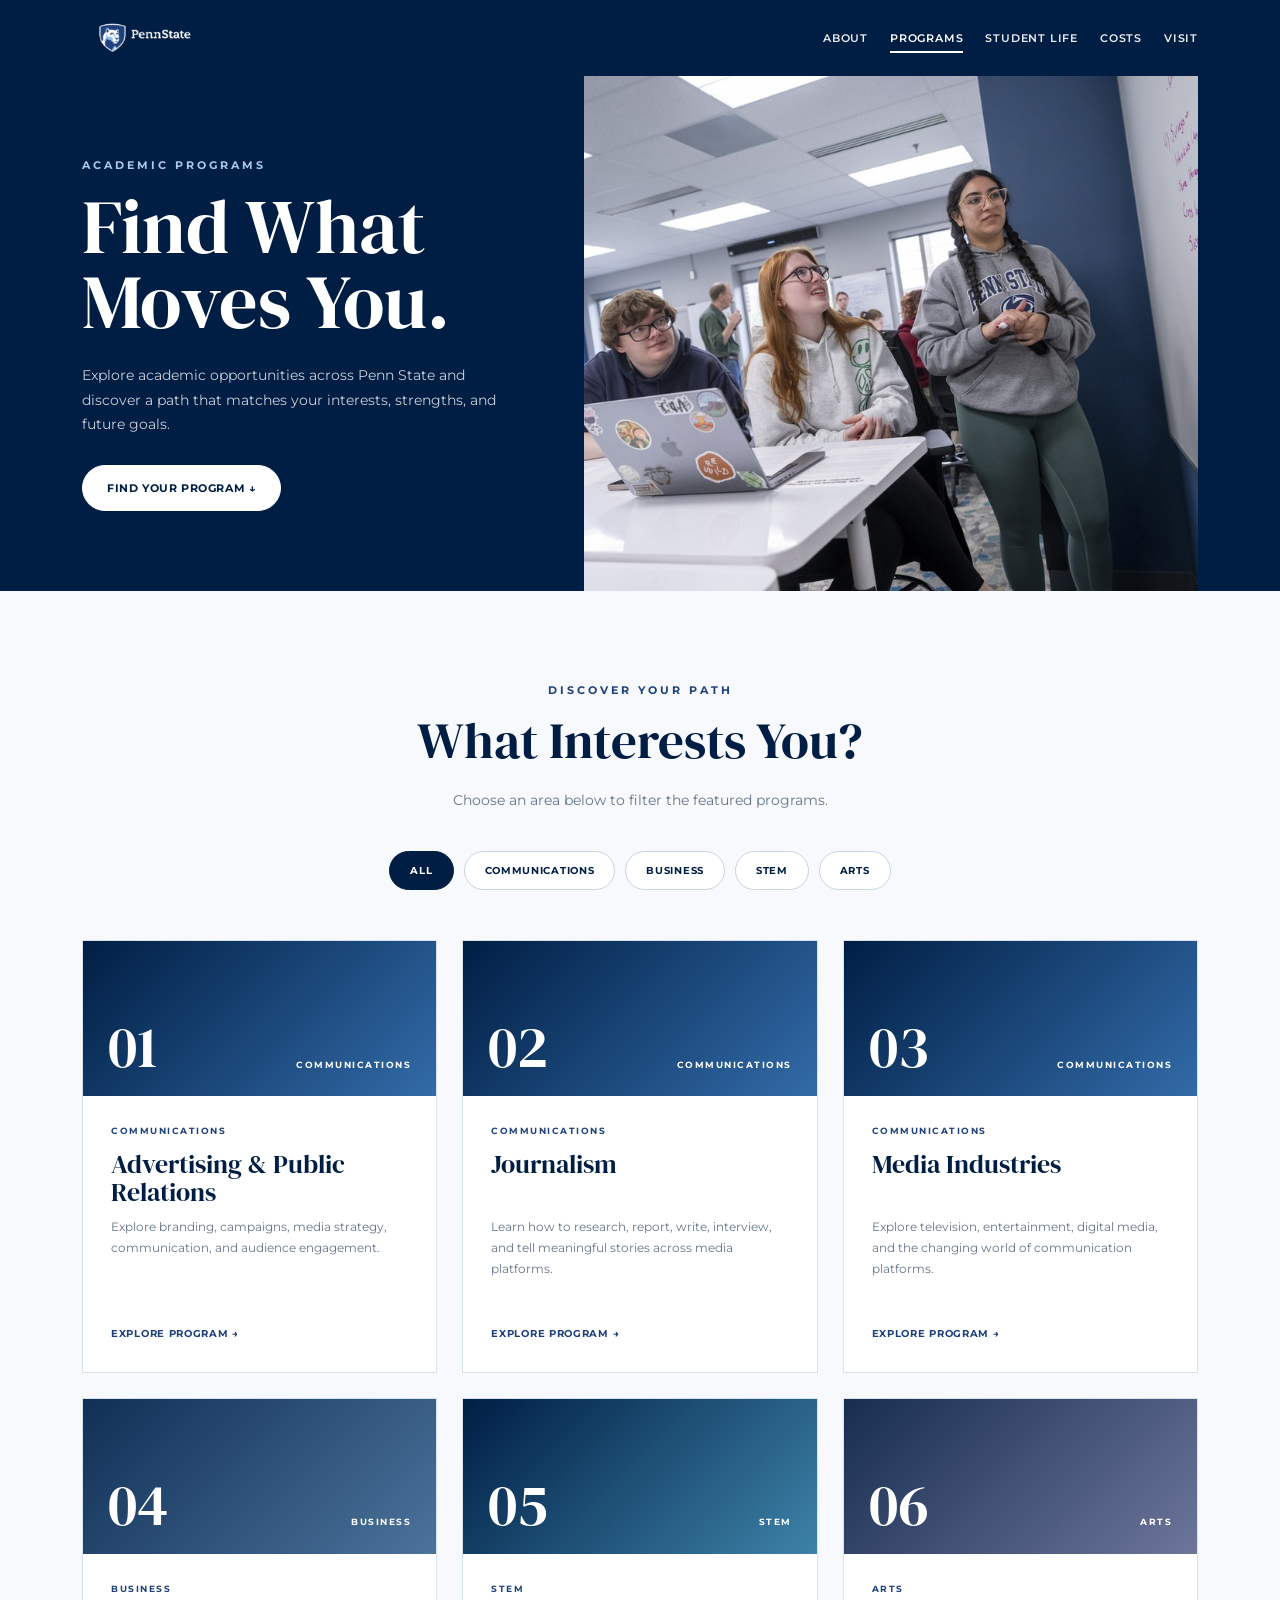
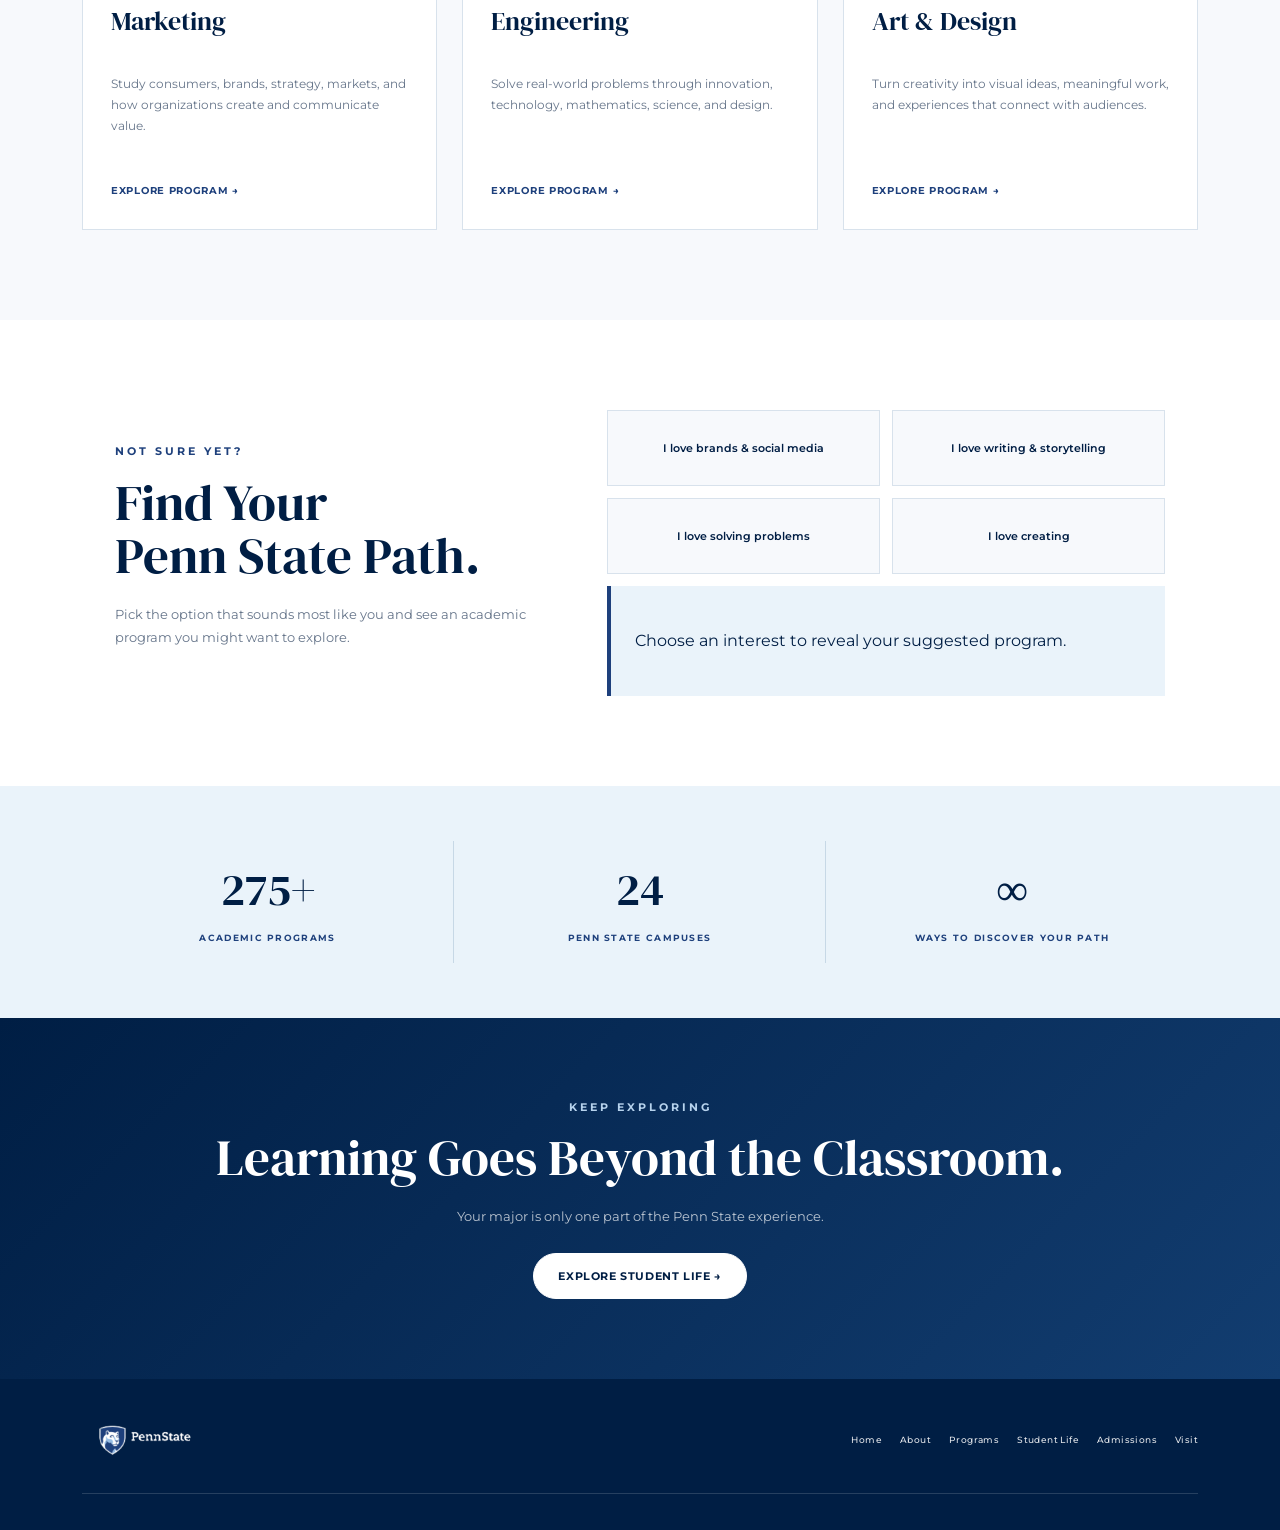
<file: programs.html>
<!doctype html>

<html lang="en">

<head>

    <meta charset="utf-8">

    <meta
        name="viewport"
        content="width=device-width, initial-scale=1"
    >

    <title>Programs | Penn State Recruitment</title>


    <!-- GOOGLE FONTS -->

    <link
        rel="preconnect"
        href="https://fonts.googleapis.com"
    >

    <link
        rel="preconnect"
        href="https://fonts.gstatic.com"
        crossorigin
    >

    <link
        href="https://fonts.googleapis.com/css2?family=DM+Serif+Display&family=Montserrat:wght@400;500;600;700&display=swap"
        rel="stylesheet"
    >


    <!-- BOOTSTRAP -->

    <link
        href="https://cdn.jsdelivr.net/npm/bootstrap@5.3.8/dist/css/bootstrap.min.css"
        rel="stylesheet"
    >


    <!-- CUSTOM CSS -->

    <link
        rel="stylesheet"
        href="style.css"
    >

</head>


<body>


    <!-- =====================================
         NAVIGATION
    ====================================== -->

    <nav class="navbar navbar-expand-lg penn-navbar">

        <div class="container">


            <!-- PENN STATE LOGO -->

            <a
                class="navbar-brand penn-brand"
                href="index.html"
            >

                <img
                    src="penn-state-logo.png"
                    alt="Penn State"
                    class="penn-logo"
                >

            </a>


            <!-- MOBILE MENU BUTTON -->

            <button
                class="navbar-toggler"
                type="button"
                data-bs-toggle="collapse"
                data-bs-target="#mainNav"
                aria-controls="mainNav"
                aria-expanded="false"
                aria-label="Toggle navigation"
            >

                <span class="navbar-toggler-icon"></span>

            </button>


            <!-- NAVIGATION LINKS -->

            <div
                class="collapse navbar-collapse"
                id="mainNav"
            >

                <ul class="navbar-nav ms-auto align-items-lg-center">


                    <li class="nav-item">

                        <a
                            class="nav-link"
                            href="about.html"
                        >
                            ABOUT
                        </a>

                    </li>


                    <li class="nav-item">

                        <a
                            class="nav-link active"
                            href="programs.html"
                        >
                            PROGRAMS
                        </a>

                    </li>


                    <li class="nav-item">

                        <a
                            class="nav-link"
                            href="student-life.html"
                        >
                            STUDENT LIFE
                        </a>

                    </li>


                    <li class="nav-item">

                        <a
                            class="nav-link"
                            href="admissions.html"
                        >
                            COSTS
                        </a>

                    </li>


                    <li class="nav-item">

                        <a
                            class="nav-link"
                            href="visit.html"
                        >
                            VISIT
                        </a>

                    </li>


                </ul>

            </div>

        </div>

    </nav>



    <main>


        <!-- =====================================
             PROGRAMS HERO
        ====================================== -->

        <section class="programs-hero">

            <div class="container programs-hero-grid">


                <!-- HERO TEXT -->

                <div class="programs-hero-copy">


                    <p class="eyebrow">
                        ACADEMIC PROGRAMS
                    </p>


                    <h1 class="display">

                        Find What
                        <br>
                        Moves You.

                    </h1>


                    <p>

                        Explore academic opportunities
                        across Penn State and discover
                        a path that matches your interests,
                        strengths, and future goals.

                    </p>


                    <a
                        class="btn btn-light"
                        href="#program-finder"
                    >

                        FIND YOUR PROGRAM ↓

                    </a>


                </div>


                <!-- HERO IMAGE -->

                <div class="programs-hero-image">

                    <img
                        src="programs-students.png"
                        alt="Penn State students working together in a classroom"
                    >

                </div>


            </div>

        </section>



        <!-- =====================================
             PROGRAM FINDER
        ====================================== -->

        <section
            id="program-finder"
            class="section section-light"
        >

            <div class="container">


                <p class="eyebrow center">
                    DISCOVER YOUR PATH
                </p>


                <h2 class="section-title center">
                    What Interests You?
                </h2>


                <p class="section-copy center">

                    Choose an area below to filter
                    the featured programs.

                </p>


                <!-- FILTER BUTTONS -->

                <div class="filter-buttons">


                    <button
                        class="filter-btn active"
                        type="button"
                        data-filter="all"
                    >
                        ALL
                    </button>


                    <button
                        class="filter-btn"
                        type="button"
                        data-filter="communications"
                    >
                        COMMUNICATIONS
                    </button>


                    <button
                        class="filter-btn"
                        type="button"
                        data-filter="business"
                    >
                        BUSINESS
                    </button>


                    <button
                        class="filter-btn"
                        type="button"
                        data-filter="stem"
                    >
                        STEM
                    </button>


                    <button
                        class="filter-btn"
                        type="button"
                        data-filter="arts"
                    >
                        ARTS
                    </button>


                </div>


                <!-- PROGRAM CARDS -->

                <div class="program-grid">


                    <!-- ADVERTISING + PR -->

                    <article
                        class="program-card"
                        data-category="communications"
                    >

                        <div class="program-card-top communications-card">

                            <span>
                                01
                            </span>

                            <small>
                                COMMUNICATIONS
                            </small>

                        </div>


                        <div class="program-content">


                            <span class="program-label">
                                COMMUNICATIONS
                            </span>


                            <h3>
                                Advertising &
                                Public Relations
                            </h3>


                            <p>

                                Explore branding, campaigns,
                                media strategy, communication,
                                and audience engagement.

                            </p>


                            <button
                                class="program-more"
                                type="button"
                                data-program="Advertising & Public Relations"
                            >

                                EXPLORE PROGRAM →

                            </button>


                        </div>

                    </article>


                    <!-- JOURNALISM -->

                    <article
                        class="program-card"
                        data-category="communications"
                    >

                        <div class="program-card-top communications-card">

                            <span>
                                02
                            </span>

                            <small>
                                COMMUNICATIONS
                            </small>

                        </div>


                        <div class="program-content">


                            <span class="program-label">
                                COMMUNICATIONS
                            </span>


                            <h3>
                                Journalism
                            </h3>


                            <p>

                                Learn how to research,
                                report, write, interview,
                                and tell meaningful stories
                                across media platforms.

                            </p>


                            <button
                                class="program-more"
                                type="button"
                                data-program="Journalism"
                            >

                                EXPLORE PROGRAM →

                            </button>


                        </div>

                    </article>


                    <!-- MEDIA INDUSTRIES -->

                    <article
                        class="program-card"
                        data-category="communications"
                    >

                        <div class="program-card-top communications-card">

                            <span>
                                03
                            </span>

                            <small>
                                COMMUNICATIONS
                            </small>

                        </div>


                        <div class="program-content">


                            <span class="program-label">
                                COMMUNICATIONS
                            </span>


                            <h3>
                                Media Industries
                            </h3>


                            <p>

                                Explore television,
                                entertainment, digital media,
                                and the changing world of
                                communication platforms.

                            </p>


                            <button
                                class="program-more"
                                type="button"
                                data-program="Media Industries"
                            >

                                EXPLORE PROGRAM →

                            </button>


                        </div>

                    </article>


                    <!-- MARKETING -->

                    <article
                        class="program-card"
                        data-category="business"
                    >

                        <div class="program-card-top business-card">

                            <span>
                                04
                            </span>

                            <small>
                                BUSINESS
                            </small>

                        </div>


                        <div class="program-content">


                            <span class="program-label">
                                BUSINESS
                            </span>


                            <h3>
                                Marketing
                            </h3>


                            <p>

                                Study consumers, brands,
                                strategy, markets, and how
                                organizations create and
                                communicate value.

                            </p>


                            <button
                                class="program-more"
                                type="button"
                                data-program="Marketing"
                            >

                                EXPLORE PROGRAM →

                            </button>


                        </div>

                    </article>


                    <!-- ENGINEERING -->

                    <article
                        class="program-card"
                        data-category="stem"
                    >

                        <div class="program-card-top stem-card">

                            <span>
                                05
                            </span>

                            <small>
                                STEM
                            </small>

                        </div>


                        <div class="program-content">


                            <span class="program-label">
                                STEM
                            </span>


                            <h3>
                                Engineering
                            </h3>


                            <p>

                                Solve real-world problems
                                through innovation,
                                technology, mathematics,
                                science, and design.

                            </p>


                            <button
                                class="program-more"
                                type="button"
                                data-program="Engineering"
                            >

                                EXPLORE PROGRAM →

                            </button>


                        </div>

                    </article>


                    <!-- ART + DESIGN -->

                    <article
                        class="program-card"
                        data-category="arts"
                    >

                        <div class="program-card-top arts-card">

                            <span>
                                06
                            </span>

                            <small>
                                ARTS
                            </small>

                        </div>


                        <div class="program-content">


                            <span class="program-label">
                                ARTS
                            </span>


                            <h3>
                                Art & Design
                            </h3>


                            <p>

                                Turn creativity into
                                visual ideas, meaningful
                                work, and experiences that
                                connect with audiences.

                            </p>


                            <button
                                class="program-more"
                                type="button"
                                data-program="Art & Design"
                            >

                                EXPLORE PROGRAM →

                            </button>


                        </div>

                    </article>


                </div>

            </div>

        </section>



        <!-- =====================================
             PROGRAM POP-UP
        ====================================== -->

        <div
            id="programPopup"
            class="program-popup"
            aria-hidden="true"
        >

            <div class="program-popup-box">


                <button
                    id="closeProgramPopup"
                    class="program-popup-close"
                    type="button"
                    aria-label="Close program information"
                >
                    ×
                </button>


                <p class="eyebrow">
                    PROGRAM SPOTLIGHT
                </p>


                <h2 id="programPopupTitle">
                    Penn State Program
                </h2>


                <p id="programPopupText">

                    Explore this academic area and
                    discover where your interests
                    could take you.

                </p>


                <button
                    id="closeProgramButton"
                    class="btn btn-primary"
                    type="button"
                >

                    KEEP EXPLORING

                </button>


            </div>

        </div>



        <!-- =====================================
             MAJOR MATCHER
        ====================================== -->

        <section class="section major-section">

            <div class="container">


                <div class="major-finder">


                    <!-- INTRO -->

                    <div class="major-finder-copy">


                        <p class="eyebrow">
                            NOT SURE YET?
                        </p>


                        <h2 class="section-title">

                            Find Your
                            <br>
                            Penn State Path.

                        </h2>


                        <p>

                            Pick the option that sounds
                            most like you and see an
                            academic program you might
                            want to explore.

                        </p>


                    </div>


                    <!-- INTERACTIVE QUIZ -->

                    <div class="major-quiz">


                        <button
                            class="interest-btn"
                            type="button"
                            data-result="Advertising & Public Relations"
                        >

                            I love brands & social media

                        </button>


                        <button
                            class="interest-btn"
                            type="button"
                            data-result="Journalism"
                        >

                            I love writing & storytelling

                        </button>


                        <button
                            class="interest-btn"
                            type="button"
                            data-result="Engineering"
                        >

                            I love solving problems

                        </button>


                        <button
                            class="interest-btn"
                            type="button"
                            data-result="Art & Design"
                        >

                            I love creating

                        </button>


                        <!-- JAVASCRIPT RESULT -->

                        <div
                            id="major-result"
                            class="major-result"
                        >

                            Choose an interest to reveal
                            your suggested program.

                        </div>


                    </div>


                </div>

            </div>

        </section>



        <!-- =====================================
             PROGRAM STATS
        ====================================== -->

        <section class="program-stats">

            <div class="container">


                <div class="program-stat-grid">


                    <div class="program-stat">

                        <strong>
                            275+
                        </strong>

                        <span>
                            ACADEMIC PROGRAMS
                        </span>

                    </div>


                    <div class="program-stat">

                        <strong>
                            24
                        </strong>

                        <span>
                            PENN STATE CAMPUSES
                        </span>

                    </div>


                    <div class="program-stat">

                        <strong>
                            ∞
                        </strong>

                        <span>
                            WAYS TO DISCOVER YOUR PATH
                        </span>

                    </div>


                </div>

            </div>

        </section>



        <!-- =====================================
             FINAL CTA
        ====================================== -->

        <section class="cta-band">

            <div class="container">


                <p class="eyebrow">
                    KEEP EXPLORING
                </p>


                <h2 class="section-title">
                    Learning Goes Beyond the Classroom.
                </h2>


                <p>

                    Your major is only one part of
                    the Penn State experience.

                </p>


                <a
                    class="btn btn-light"
                    href="student-life.html"
                >

                    EXPLORE STUDENT LIFE →

                </a>


            </div>

        </section>


    </main>



    <!-- =====================================
         FOOTER
    ====================================== -->

    <footer class="site-footer">

        <div class="container">


            <div class="footer-main">


                <!-- PENN STATE LOGO -->

                <div class="footer-brand">

                    <img
                        src="penn-state-logo.png"
                        alt="Penn State"
                        class="footer-penn-logo"
                    >

                </div>


                <!-- FOOTER LINKS -->

                <div class="footer-links">

                    <a href="index.html">
                        Home
                    </a>

                    <a href="about.html">
                        About
                    </a>

                    <a href="programs.html">
                        Programs
                    </a>

                    <a href="student-life.html">
                        Student Life
                    </a>

                    <a href="admissions.html">
                        Admissions
                    </a>

                    <a href="visit.html">
                        Visit
                    </a>

                </div>


            </div>


            <div class="footer-bottom">


                


            </div>


        </div>

    </footer>



    <!-- =====================================
         BOOTSTRAP JAVASCRIPT
    ====================================== -->

    <script
        src="https://cdn.jsdelivr.net/npm/bootstrap@5.3.8/dist/js/bootstrap.bundle.min.js">
    </script>


    <!-- CUSTOM JAVASCRIPT -->

    <script src="script.js"></script>


</body>

</html>
</file>
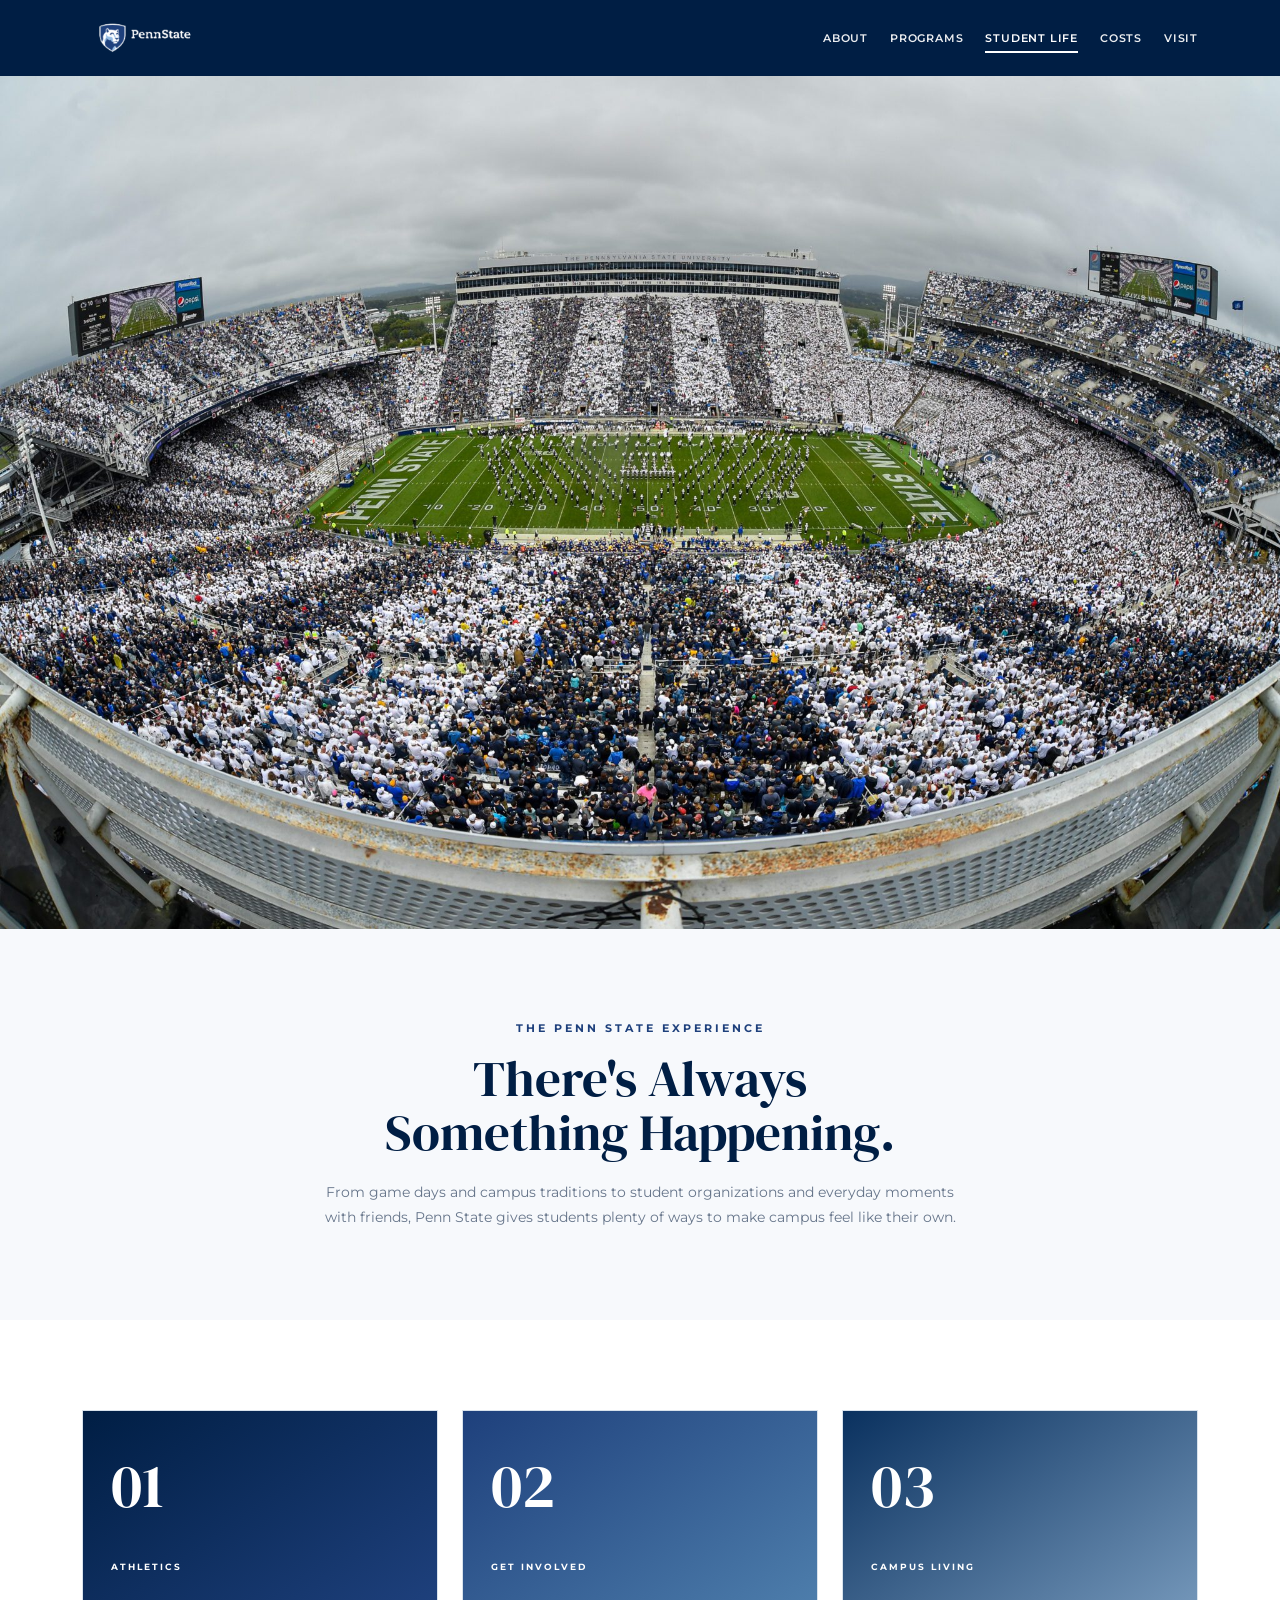
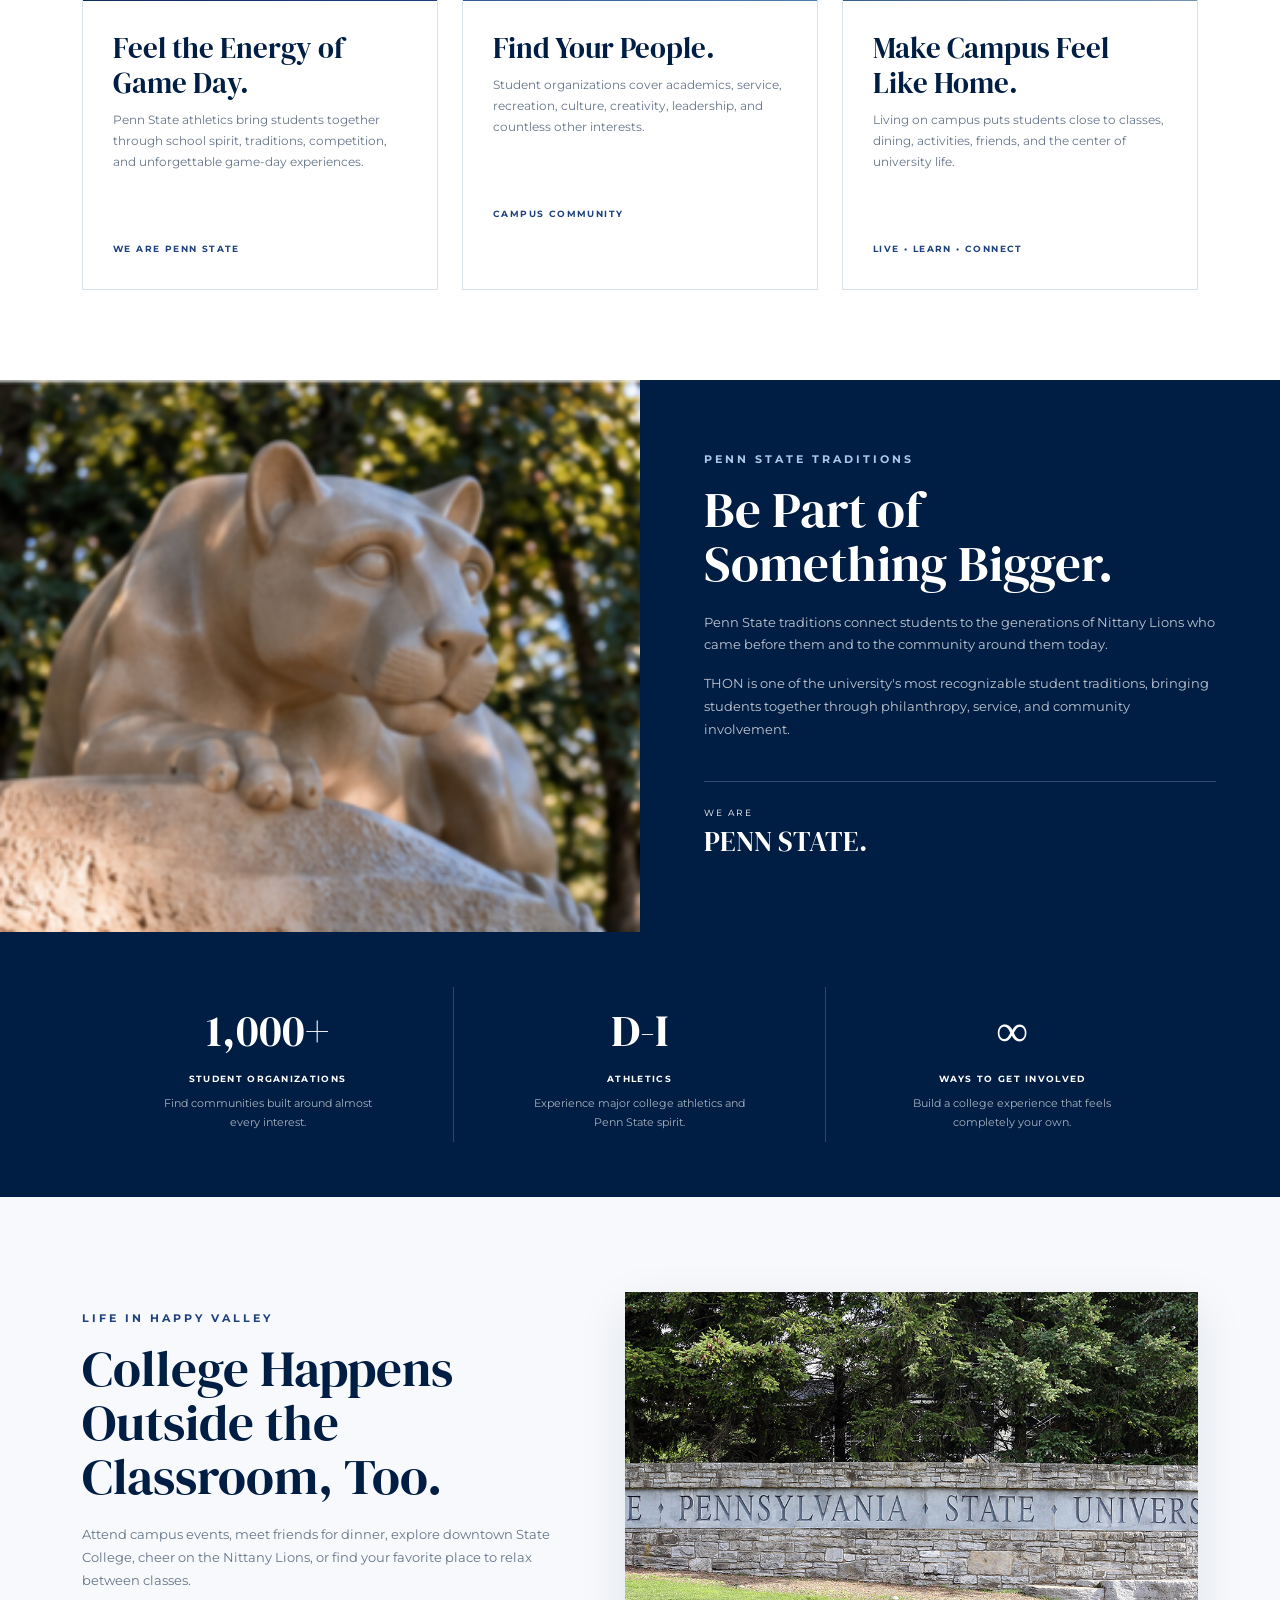
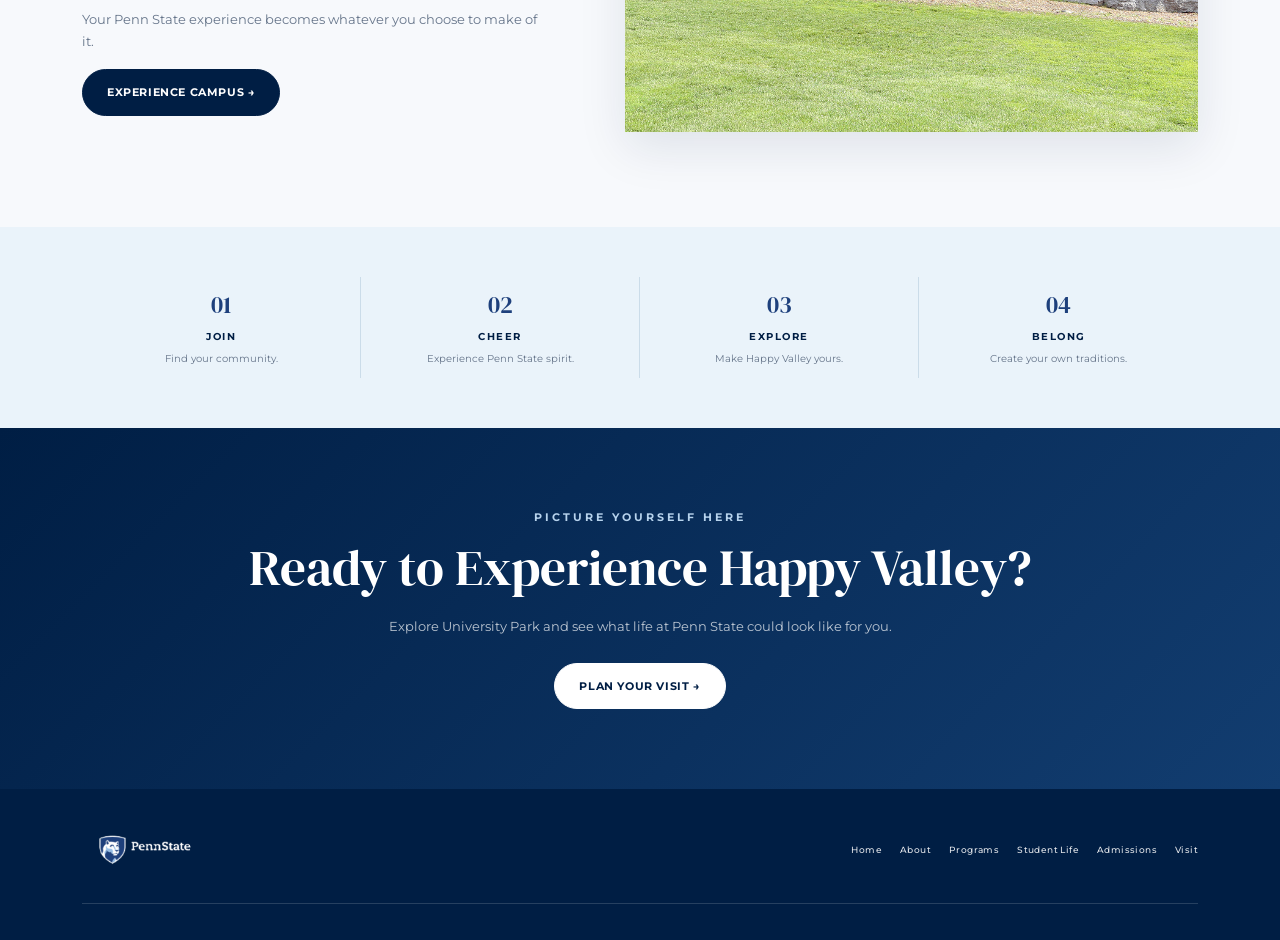
<file: student-life.html>
<!doctype html>

<html lang="en">

<head>

    <meta charset="utf-8">

    <meta
        name="viewport"
        content="width=device-width, initial-scale=1"
    >

    <title>Student Life | Penn State Recruitment</title>


    <!-- GOOGLE FONTS -->

    <link
        rel="preconnect"
        href="https://fonts.googleapis.com"
    >

    <link
        rel="preconnect"
        href="https://fonts.gstatic.com"
        crossorigin
    >

    <link
        href="https://fonts.googleapis.com/css2?family=DM+Serif+Display&family=Montserrat:wght@400;500;600;700&display=swap"
        rel="stylesheet"
    >


    <!-- BOOTSTRAP -->

    <link
        href="https://cdn.jsdelivr.net/npm/bootstrap@5.3.8/dist/css/bootstrap.min.css"
        rel="stylesheet"
    >


    <!-- CUSTOM CSS -->

    <link
        rel="stylesheet"
        href="style.css"
    >

</head>


<body>


    <!-- =====================================
         NAVIGATION
    ====================================== -->

    <nav class="navbar navbar-expand-lg penn-navbar">

        <div class="container">


            <!-- PENN STATE LOGO -->

            <a
                class="navbar-brand penn-brand"
                href="index.html"
            >

                <img
                    src="penn-state-logo.png"
                    alt="Penn State"
                    class="penn-logo"
                >

            </a>


            <!-- MOBILE MENU -->

            <button
                class="navbar-toggler"
                type="button"
                data-bs-toggle="collapse"
                data-bs-target="#mainNav"
                aria-controls="mainNav"
                aria-expanded="false"
                aria-label="Toggle navigation"
            >

                <span class="navbar-toggler-icon"></span>

            </button>


            <!-- NAVIGATION LINKS -->

            <div
                class="collapse navbar-collapse"
                id="mainNav"
            >

                <ul class="navbar-nav ms-auto align-items-lg-center">


                    <li class="nav-item">

                        <a
                            class="nav-link"
                            href="about.html"
                        >
                            ABOUT
                        </a>

                    </li>


                    <li class="nav-item">

                        <a
                            class="nav-link"
                            href="programs.html"
                        >
                            PROGRAMS
                        </a>

                    </li>


                    <li class="nav-item">

                        <a
                            class="nav-link active"
                            href="student-life.html"
                        >
                            STUDENT LIFE
                        </a>

                    </li>


                    <li class="nav-item">

                        <a
                            class="nav-link"
                            href="admissions.html"
                        >
                            COSTS
                        </a>

                    </li>


                    <li class="nav-item">

                        <a
                            class="nav-link"
                            href="visit.html"
                        >
                            VISIT
                        </a>

                    </li>


                </ul>

            </div>

        </div>

    </nav>



    <main>


        <!-- =====================================
             STUDENT LIFE HERO
        ====================================== -->

        <section class="life-hero">

            <img
                src="beaver-stadium.jpg"
                alt="Penn State football game at Beaver Stadium"
                class="life-hero-image"
            >

            <div class="life-hero-overlay"></div>


            <div class="container life-hero-content">


                <p class="eyebrow life-hero-eyebrow">
                    STUDENT LIFE
                </p>


                <h1 class="display">

                    Make Happy Valley
                    <br>
                    Your Home.

                </h1>


                <p>

                    Find your people, discover new traditions,
                    and create a college experience that goes
                    far beyond the classroom.

                </p>


                <a
                    class="btn btn-light"
                    href="#experience"
                >

                    EXPLORE STUDENT LIFE ↓

                </a>


            </div>

        </section>



        <!-- =====================================
             INTRO
        ====================================== -->

        <section class="section section-light">

            <div class="container">


                <p class="eyebrow center">
                    THE PENN STATE EXPERIENCE
                </p>


                <h2 class="section-title center">

                    There's Always
                    <br>
                    Something Happening.

                </h2>


                <p class="section-copy center">

                    From game days and campus traditions
                    to student organizations and everyday
                    moments with friends, Penn State gives
                    students plenty of ways to make campus
                    feel like their own.

                </p>


            </div>

        </section>



        <!-- =====================================
             STUDENT LIFE CARDS
        ====================================== -->

        <section
            id="experience"
            class="section life-experience-section"
        >

            <div class="container">


                <div class="life-grid">


                    <!-- ATHLETICS -->

                    <article class="life-card">


                        <div class="life-card-top athletics-life">

                            <span class="life-number">
                                01
                            </span>

                            <span class="life-category">
                                ATHLETICS
                            </span>

                        </div>


                        <div class="life-card-content">


                            <h3>
                                Feel the Energy
                                of Game Day.
                            </h3>


                            <p>

                                Penn State athletics bring
                                students together through
                                school spirit, traditions,
                                competition, and unforgettable
                                game-day experiences.

                            </p>


                            <span class="life-detail">
                                WE ARE PENN STATE
                            </span>


                        </div>

                    </article>


                    <!-- CLUBS -->

                    <article class="life-card">


                        <div class="life-card-top clubs-life">

                            <span class="life-number">
                                02
                            </span>

                            <span class="life-category">
                                GET INVOLVED
                            </span>

                        </div>


                        <div class="life-card-content">


                            <h3>
                                Find Your People.
                            </h3>


                            <p>

                                Student organizations cover
                                academics, service, recreation,
                                culture, creativity, leadership,
                                and countless other interests.

                            </p>


                            <span class="life-detail">
                                CAMPUS COMMUNITY
                            </span>


                        </div>

                    </article>


                    <!-- CAMPUS LIVING -->

                    <article class="life-card">


                        <div class="life-card-top housing-life">

                            <span class="life-number">
                                03
                            </span>

                            <span class="life-category">
                                CAMPUS LIVING
                            </span>

                        </div>


                        <div class="life-card-content">


                            <h3>
                                Make Campus
                                Feel Like Home.
                            </h3>


                            <p>

                                Living on campus puts students
                                close to classes, dining,
                                activities, friends, and the
                                center of university life.

                            </p>


                            <span class="life-detail">
                                LIVE • LEARN • CONNECT
                            </span>


                        </div>

                    </article>


                </div>

            </div>

        </section>



        <!-- =====================================
     TRADITIONS FEATURE
====================================== -->

<section class="tradition-feature">


    <!-- TRADITIONS IMAGE -->

    <div class="tradition-image">

        <img
            src="lion-shrine.png"
            alt="Penn State Nittany Lion Shrine"
        >

    </div>


    <!-- TRADITION TEXT -->

    <div class="tradition-copy">


        <p class="eyebrow">
            PENN STATE TRADITIONS
        </p>


        <h2 class="section-title">

            Be Part of
            <br>
            Something Bigger.

        </h2>


        <p>

            Penn State traditions connect students
            to the generations of Nittany Lions who
            came before them and to the community
            around them today.

        </p>


        <p>

            THON is one of the university's most
            recognizable student traditions, bringing
            students together through philanthropy,
            service, and community involvement.

        </p>


        <div class="tradition-quote">

            <span>
                WE ARE
            </span>

            <strong>
                PENN STATE.
            </strong>

        </div>


    </div>


</section>



        <!-- =====================================
             CAMPUS LIFE STATS
        ====================================== -->

        <section class="facts-section life-facts">

            <div class="container">


                <div class="life-stats-grid">


                    <!-- ORGANIZATIONS -->

                    <div class="life-stat">

                        <strong>
                            1,000+
                        </strong>

                        <span>
                            STUDENT ORGANIZATIONS
                        </span>

                        <p>

                            Find communities built around
                            almost every interest.

                        </p>

                    </div>


                    <!-- ATHLETICS -->

                    <div class="life-stat">

                        <strong>
                            D-I
                        </strong>

                        <span>
                            ATHLETICS
                        </span>

                        <p>

                            Experience major college
                            athletics and Penn State spirit.

                        </p>

                    </div>


                    <!-- POSSIBILITIES -->

                    <div class="life-stat">

                        <strong>
                            ∞
                        </strong>

                        <span>
                            WAYS TO GET INVOLVED
                        </span>

                        <p>

                            Build a college experience
                            that feels completely your own.

                        </p>

                    </div>


                </div>

            </div>

        </section>



        <!-- =====================================
             HAPPY VALLEY FEATURE
        ====================================== -->

        <section class="happy-valley-section">

            <div class="container">


                <div class="happy-valley-grid">


                    <!-- TEXT -->

                    <div class="happy-valley-copy">


                        <p class="eyebrow">
                            LIFE IN HAPPY VALLEY
                        </p>


                        <h2 class="section-title">

                            College Happens
                            Outside the
                            Classroom, Too.

                        </h2>


                        <p>

                            Attend campus events, meet
                            friends for dinner, explore
                            downtown State College, cheer
                            on the Nittany Lions, or find
                            your favorite place to relax
                            between classes.

                        </p>


                        <p>

                            Your Penn State experience
                            becomes whatever you choose
                            to make of it.

                        </p>


                        <a
                            class="btn btn-primary"
                            href="visit.html"
                        >

                            EXPERIENCE CAMPUS →

                        </a>


                    </div>


                    <!-- STUDENT LIFE IMAGE -->

                    <div class="happy-valley-image">

                        <img
                            src="brick.jpg"
                        >

                    </div>


                </div>

            </div>

        </section>



        <!-- =====================================
             EXPERIENCE STRIP
        ====================================== -->

        <section class="life-strip">

            <div class="container">


                <div class="life-strip-grid">


                    <div>
                        <span>01</span>
                        <strong>JOIN</strong>
                        <p>Find your community.</p>
                    </div>


                    <div>
                        <span>02</span>
                        <strong>CHEER</strong>
                        <p>Experience Penn State spirit.</p>
                    </div>


                    <div>
                        <span>03</span>
                        <strong>EXPLORE</strong>
                        <p>Make Happy Valley yours.</p>
                    </div>


                    <div>
                        <span>04</span>
                        <strong>BELONG</strong>
                        <p>Create your own traditions.</p>
                    </div>


                </div>


            </div>

        </section>



        <!-- =====================================
             FINAL CTA
        ====================================== -->

        <section class="cta-band">

            <div class="container">


                <p class="eyebrow">
                    PICTURE YOURSELF HERE
                </p>


                <h2 class="section-title">
                    Ready to Experience Happy Valley?
                </h2>


                <p>

                    Explore University Park and see
                    what life at Penn State could
                    look like for you.

                </p>


                <a
                    class="btn btn-light"
                    href="visit.html"
                >

                    PLAN YOUR VISIT →

                </a>


            </div>

        </section>


    </main>



    <!-- =====================================
         FOOTER
    ====================================== -->

    <footer class="site-footer">

        <div class="container">


            <div class="footer-main">


                <div class="footer-brand">

                    <img
                        src="penn-state-logo.png"
                        alt="Penn State"
                        class="footer-penn-logo"
                    >

                </div>


                <div class="footer-links">

                    <a href="index.html">
                        Home
                    </a>

                    <a href="about.html">
                        About
                    </a>

                    <a href="programs.html">
                        Programs
                    </a>

                    <a href="student-life.html">
                        Student Life
                    </a>

                    <a href="admissions.html">
                        Admissions
                    </a>

                    <a href="visit.html">
                        Visit
                    </a>

                </div>


            </div>


            <div class="footer-bottom">


            


            </div>


        </div>

    </footer>



    <!-- =====================================
         BOOTSTRAP JAVASCRIPT
    ====================================== -->

    <script
        src="https://cdn.jsdelivr.net/npm/bootstrap@5.3.8/dist/js/bootstrap.bundle.min.js">
    </script>


    <!-- CUSTOM JAVASCRIPT -->

    <script src="script.js"></script>


</body>

</html>
</file>
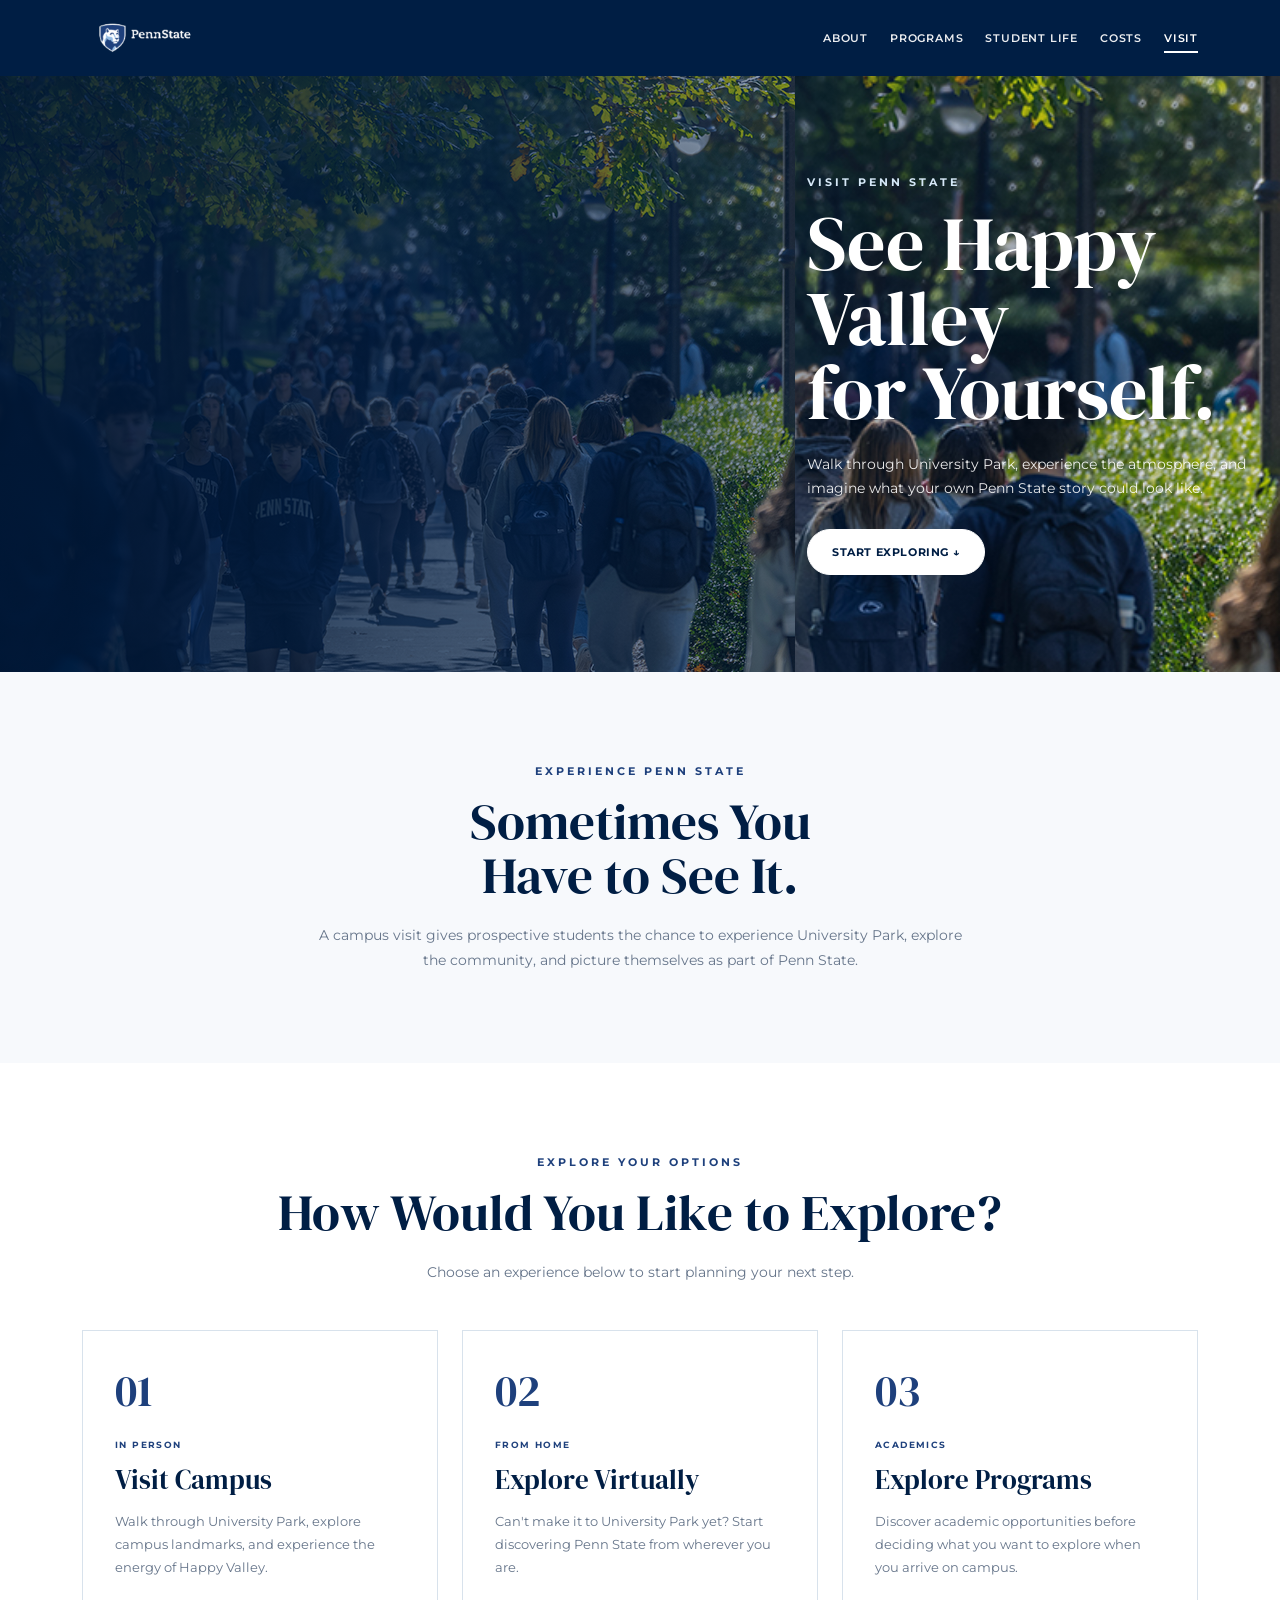
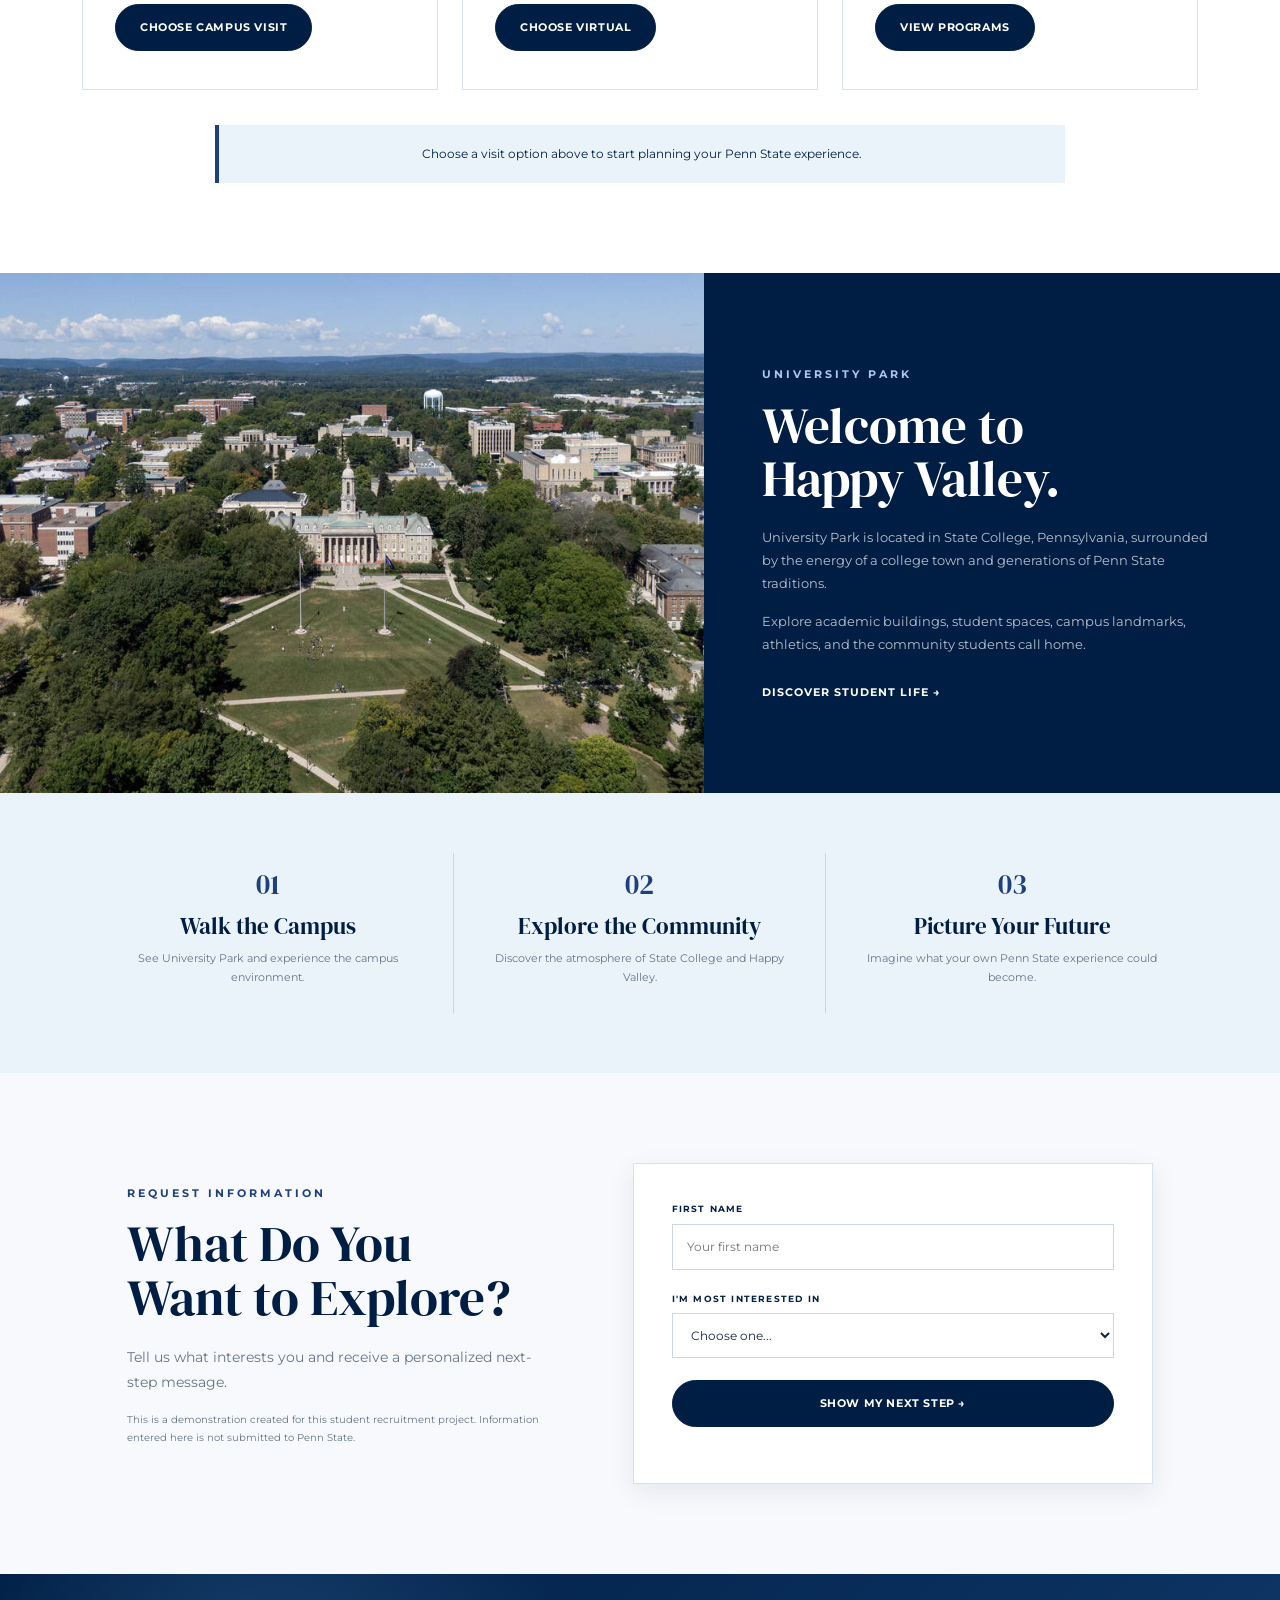
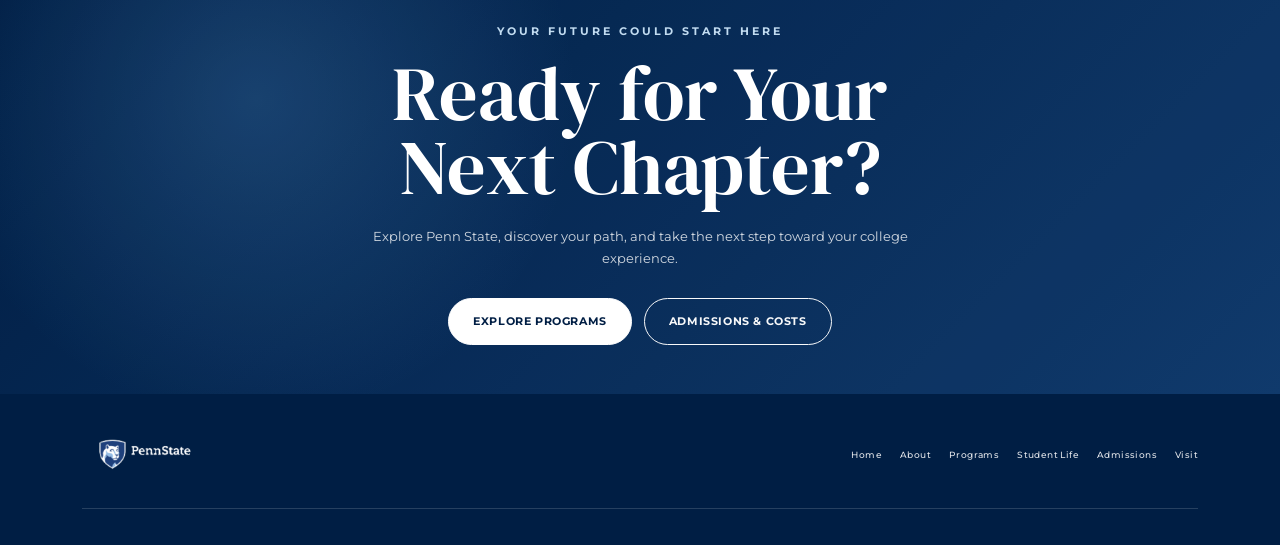
<file: visit.html>
<!doctype html>

<html lang="en">

<head>

    <meta charset="utf-8">

    <meta
        name="viewport"
        content="width=device-width, initial-scale=1"
    >

    <title>Visit | Penn State Recruitment</title>


    <!-- GOOGLE FONTS -->

    <link
        rel="preconnect"
        href="https://fonts.googleapis.com"
    >

    <link
        rel="preconnect"
        href="https://fonts.gstatic.com"
        crossorigin
    >

    <link
        href="https://fonts.googleapis.com/css2?family=DM+Serif+Display&family=Montserrat:wght@400;500;600;700&display=swap"
        rel="stylesheet"
    >


    <!-- BOOTSTRAP -->

    <link
        href="https://cdn.jsdelivr.net/npm/bootstrap@5.3.8/dist/css/bootstrap.min.css"
        rel="stylesheet"
    >


    <!-- CUSTOM CSS -->

    <link
        rel="stylesheet"
        href="style.css"
    >

</head>


<body>


    <!-- =====================================
         NAVIGATION
    ====================================== -->

    <nav class="navbar navbar-expand-lg penn-navbar">

        <div class="container">


            <!-- PENN STATE LOGO -->

            <a
                class="navbar-brand penn-brand"
                href="index.html"
            >

                <img
                    src="penn-state-logo.png"
                    alt="Penn State"
                    class="penn-logo"
                >

            </a>


            <!-- MOBILE MENU -->

            <button
                class="navbar-toggler"
                type="button"
                data-bs-toggle="collapse"
                data-bs-target="#mainNav"
                aria-controls="mainNav"
                aria-expanded="false"
                aria-label="Toggle navigation"
            >

                <span class="navbar-toggler-icon"></span>

            </button>


            <!-- NAVIGATION LINKS -->

            <div
                class="collapse navbar-collapse"
                id="mainNav"
            >

                <ul class="navbar-nav ms-auto align-items-lg-center">


                    <li class="nav-item">

                        <a
                            class="nav-link"
                            href="about.html"
                        >
                            ABOUT
                        </a>

                    </li>


                    <li class="nav-item">

                        <a
                            class="nav-link"
                            href="programs.html"
                        >
                            PROGRAMS
                        </a>

                    </li>


                    <li class="nav-item">

                        <a
                            class="nav-link"
                            href="student-life.html"
                        >
                            STUDENT LIFE
                        </a>

                    </li>


                    <li class="nav-item">

                        <a
                            class="nav-link"
                            href="admissions.html"
                        >
                            COSTS
                        </a>

                    </li>


                    <li class="nav-item">

                        <a
                            class="nav-link active"
                            href="visit.html"
                        >
                            VISIT
                        </a>

                    </li>


                </ul>

            </div>

        </div>

    </nav>



    <main>


        <!-- =====================================
             VISIT HERO
        ====================================== -->

        <section class="visit-hero">

            <!-- VISIT CAMPUS IMAGE -->

            <img
                src="visit-campus.jpg"
                alt="Students walking through Penn State University Park"
                class="visit-hero-image"
            >


            <div class="visit-hero-overlay"></div>


            <div class="container visit-hero-content">


                <p class="eyebrow">
                    VISIT PENN STATE
                </p>


                <h1 class="display">

                    See Happy Valley
                    <br>
                    for Yourself.

                </h1>


                <p>

                    Walk through University Park,
                    experience the atmosphere, and
                    imagine what your own Penn State
                    story could look like.

                </p>


                <a
                    class="btn btn-light"
                    href="#visit-options"
                >

                    START EXPLORING ↓

                </a>


            </div>

        </section>



        <!-- =====================================
             INTRODUCTION
        ====================================== -->

        <section class="section section-light">

            <div class="container">


                <p class="eyebrow center">
                    EXPERIENCE PENN STATE
                </p>


                <h2 class="section-title center">

                    Sometimes You
                    <br>
                    Have to See It.

                </h2>


                <p class="section-copy center">

                    A campus visit gives prospective
                    students the chance to experience
                    University Park, explore the community,
                    and picture themselves as part of
                    Penn State.

                </p>


            </div>

        </section>



        <!-- =====================================
             VISIT OPTIONS
        ====================================== -->

        <section
            id="visit-options"
            class="section visit-options-section"
        >

            <div class="container">


                <p class="eyebrow center">
                    EXPLORE YOUR OPTIONS
                </p>


                <h2 class="section-title center">
                    How Would You Like to Explore?
                </h2>


                <p class="section-copy center">

                    Choose an experience below to
                    start planning your next step.

                </p>


                <div class="three-cards visit-card-grid">


                    <!-- CAMPUS VISIT -->

                    <article class="simple-card visit-card">


                        <div class="card-number">
                            01
                        </div>


                        <span class="visit-card-label">
                            IN PERSON
                        </span>


                        <h3>
                            Visit Campus
                        </h3>


                        <p>

                            Walk through University Park,
                            explore campus landmarks,
                            and experience the energy
                            of Happy Valley.

                        </p>


                        <button
                            class="btn btn-primary visit-choice"
                            type="button"
                            data-choice="Campus Visit"
                        >

                            CHOOSE CAMPUS VISIT

                        </button>


                    </article>


                    <!-- VIRTUAL -->

                    <article class="simple-card visit-card">


                        <div class="card-number">
                            02
                        </div>


                        <span class="visit-card-label">
                            FROM HOME
                        </span>


                        <h3>
                            Explore Virtually
                        </h3>


                        <p>

                            Can't make it to University
                            Park yet? Start discovering
                            Penn State from wherever
                            you are.

                        </p>


                        <button
                            class="btn btn-primary visit-choice"
                            type="button"
                            data-choice="Virtual Experience"
                        >

                            CHOOSE VIRTUAL

                        </button>


                    </article>


                    <!-- PROGRAMS -->

                    <article class="simple-card visit-card">


                        <div class="card-number">
                            03
                        </div>


                        <span class="visit-card-label">
                            ACADEMICS
                        </span>


                        <h3>
                            Explore Programs
                        </h3>


                        <p>

                            Discover academic opportunities
                            before deciding what you want
                            to explore when you arrive
                            on campus.

                        </p>


                        <a
                            class="btn btn-primary"
                            href="programs.html"
                        >

                            VIEW PROGRAMS

                        </a>


                    </article>


                </div>


                <!-- JS SELECTION RESULT -->

                <div
                    id="visit-result"
                    class="visit-result"
                >

                    Choose a visit option above to
                    start planning your Penn State experience.

                </div>


            </div>

        </section>



        <!-- =====================================
             UNIVERSITY PARK FEATURE
        ====================================== -->

        <section class="visit-campus-feature">


            <!-- UNIVERSITY PARK AERIAL IMAGE -->

            <div class="visit-campus-image">

                <img
                    src="campus-aerial.png"
                    alt="Aerial view of Penn State University Park"
                >

            </div>


            <!-- CAMPUS TEXT -->

            <div class="visit-campus-copy">


                <p class="eyebrow">
                    UNIVERSITY PARK
                </p>


                <h2 class="section-title">

                    Welcome to
                    <br>
                    Happy Valley.

                </h2>


                <p>

                    University Park is located in
                    State College, Pennsylvania, surrounded
                    by the energy of a college town and
                    generations of Penn State traditions.

                </p>


                <p>

                    Explore academic buildings, student
                    spaces, campus landmarks, athletics,
                    and the community students call home.

                </p>


                <a
                    href="student-life.html"
                    class="text-link"
                >

                    DISCOVER STUDENT LIFE →

                </a>


            </div>


        </section>



        <!-- =====================================
             VISIT DETAILS
        ====================================== -->

        <section class="visit-details">

            <div class="container">


                <div class="visit-detail-grid">


                    <div class="visit-detail">

                        <span>
                            01
                        </span>

                        <h3>
                            Walk the Campus
                        </h3>

                        <p>

                            See University Park and
                            experience the campus environment.

                        </p>

                    </div>


                    <div class="visit-detail">

                        <span>
                            02
                        </span>

                        <h3>
                            Explore the Community
                        </h3>

                        <p>

                            Discover the atmosphere of
                            State College and Happy Valley.

                        </p>

                    </div>


                    <div class="visit-detail">

                        <span>
                            03
                        </span>

                        <h3>
                            Picture Your Future
                        </h3>

                        <p>

                            Imagine what your own Penn State
                            experience could become.

                        </p>

                    </div>


                </div>


            </div>

        </section>



        <!-- =====================================
             REQUEST INFORMATION FORM
        ====================================== -->

        <section class="section section-light visit-form-section">

            <div class="container visit-form-wrapper">


                <!-- FORM INTRO -->

                <div class="visit-form-copy">


                    <p class="eyebrow">
                        REQUEST INFORMATION
                    </p>


                    <h2 class="section-title">

                        What Do You
                        <br>
                        Want to Explore?

                    </h2>


                    <p class="section-copy">

                        Tell us what interests you and
                        receive a personalized next-step
                        message.

                    </p>


                    <p class="form-disclaimer">

                        This is a demonstration created
                        for this student recruitment project.
                        Information entered here is not
                        submitted to Penn State.

                    </p>


                </div>


                <!-- INTERACTIVE FORM -->

                <form
                    id="interest-form"
                    class="interest-form"
                >


                    <div class="form-group">

                        <label for="student-name">
                            FIRST NAME
                        </label>


                        <input
                            type="text"
                            id="student-name"
                            placeholder="Your first name"
                            required
                        >

                    </div>


                    <div class="form-group">

                        <label for="student-interest">
                            I'M MOST INTERESTED IN
                        </label>


                        <select
                            id="student-interest"
                            required
                        >

                            <option value="">
                                Choose one...
                            </option>

                            <option value="academic programs">
                                Academic Programs
                            </option>

                            <option value="student life">
                                Student Life
                            </option>

                            <option value="admissions">
                                Admissions
                            </option>

                            <option value="campus visits">
                                Campus Visits
                            </option>

                        </select>

                    </div>


                    <button
                        type="submit"
                        class="btn btn-primary form-submit"
                    >

                        SHOW MY NEXT STEP →

                    </button>


                    <!-- JAVASCRIPT RESULT -->

                    <div
                        id="form-result"
                        class="form-result"
                    ></div>


                </form>


            </div>

        </section>



        <!-- =====================================
             FINAL CTA
        ====================================== -->

        <section class="final-cta">


            <div class="final-cta-overlay"></div>


            <div class="container final-cta-content">


                <p class="eyebrow">
                    YOUR FUTURE COULD START HERE
                </p>


                <h2 class="display">

                    Ready for Your
                    <br>
                    Next Chapter?

                </h2>


                <p>

                    Explore Penn State, discover your path,
                    and take the next step toward your
                    college experience.

                </p>


                <div class="final-buttons">


                    <a
                        class="btn btn-light"
                        href="programs.html"
                    >

                        EXPLORE PROGRAMS

                    </a>


                    <a
                        class="btn btn-outline-light"
                        href="admissions.html"
                    >

                        ADMISSIONS & COSTS

                    </a>


                </div>


            </div>

        </section>


    </main>



    <!-- =====================================
         FOOTER
    ====================================== -->

    <footer class="site-footer">

        <div class="container">


            <div class="footer-main">


                <!-- PENN STATE LOGO -->

                <div class="footer-brand">

                    <img
                        src="penn-state-logo.png"
                        alt="Penn State"
                        class="footer-penn-logo"
                    >

                </div>


                <!-- FOOTER LINKS -->

                <div class="footer-links">

                    <a href="index.html">
                        Home
                    </a>

                    <a href="about.html">
                        About
                    </a>

                    <a href="programs.html">
                        Programs
                    </a>

                    <a href="student-life.html">
                        Student Life
                    </a>

                    <a href="admissions.html">
                        Admissions
                    </a>

                    <a href="visit.html">
                        Visit
                    </a>

                </div>


            </div>


            <div class="footer-bottom">


               


            </div>


        </div>

    </footer>



    <!-- =====================================
         BOOTSTRAP JAVASCRIPT
    ====================================== -->

    <script
        src="https://cdn.jsdelivr.net/npm/bootstrap@5.3.8/dist/js/bootstrap.bundle.min.js">
    </script>


    <!-- CUSTOM JAVASCRIPT -->

    <script src="script.js"></script>


</body>

</html>
</file>
<file: style.css>
/* ==========================================
   PENN STATE RECRUITMENT WEBSITE
   Designed by Evie
========================================== */

:root {
    --navy: #001e44;
    --penn-blue: #1e407c;
    --bright-blue: #2b6cb0;
    --light-blue: #eaf3fa;
    --pale-blue: #f1f7fb;
    --white: #ffffff;
    --off-white: #f7f9fc;
    --text: #17253d;
    --muted: #66758a;
    --border: #d8e2ec;
    --shadow: 0 16px 45px rgba(0, 30, 68, 0.10);
    --soft-shadow: 0 8px 25px rgba(0, 30, 68, 0.08);
}


/* ==========================================
   BASIC RESET
========================================== */

* {
    box-sizing: border-box;
}

html {
    scroll-behavior: smooth;
}

body {
    margin: 0;
    font-family: "Montserrat", sans-serif;
    color: var(--text);
    background-color: var(--white);
    overflow-x: hidden;
}

body.popup-open {
    overflow: hidden;
}

img {
    max-width: 100%;
    display: block;
}

a {
    text-decoration: none;
}

button,
input,
select {
    font: inherit;
}

p {
    line-height: 1.75;
}

::selection {
    background: var(--penn-blue);
    color: white;
}


/* ==========================================
   TYPOGRAPHY
========================================== */

.display,
.section-title,
.section-heading {
    font-family: "DM Serif Display", serif;
    font-weight: 400;
}

.display {
    font-size: clamp(48px, 6vw, 76px);
    line-height: 0.98;
}

.section-title {
    color: var(--navy);
    font-size: clamp(36px, 4vw, 52px);
    line-height: 1.05;
    margin-bottom: 20px;
}

.section-heading {
    color: var(--navy);
    font-size: clamp(36px, 4vw, 50px);
    line-height: 1.05;
}

.eyebrow {
    font-size: 11px;
    font-weight: 700;
    letter-spacing: 3px;
    text-transform: uppercase;
    color: var(--penn-blue);
    margin-bottom: 14px;
}

.center {
    text-align: center;
}

.section {
    padding: 90px 0;
}

.section-light {
    background: var(--off-white);
}

.section-copy {
    color: var(--muted);
    font-size: 14px;
    line-height: 1.8;
    max-width: 660px;
}

.section-copy.center {
    margin: 0 auto;
}

.text-link {
    display: inline-block;
    color: var(--penn-blue);
    font-size: 11px;
    font-weight: 700;
    letter-spacing: 1px;
    margin-top: 12px;
    transition: 0.25s ease;
}

.text-link:hover {
    color: var(--navy);
    transform: translateX(4px);
}


/* ==========================================
   NAVBAR
========================================== */

.penn-navbar {
    background-color: var(--navy);
    min-height: 76px;
    padding: 8px 0;
    position: relative;
    z-index: 1000;
}

.penn-brand {
    display: flex;
    align-items: center;
    padding: 0;
    margin: 0;
}

.penn-logo {
    width: 150px;
    height: 48px;
    object-fit: contain;
    object-position: left center;
}

.penn-navbar .nav-link {
    position: relative;
    color: rgba(255, 255, 255, 0.92);
    font-size: 11px;
    font-weight: 600;
    letter-spacing: 0.8px;
    margin-left: 22px;
    padding: 12px 0 !important;
    transition: 0.2s ease;
}

.penn-navbar .nav-link:hover {
    color: white;
    opacity: 0.72;
}

.penn-navbar .nav-link.active {
    color: white;
}

.penn-navbar .nav-link.active::after {
    content: "";
    position: absolute;
    left: 0;
    right: 0;
    bottom: 5px;
    height: 2px;
    background: white;
}

.navbar-toggler {
    border: 1px solid rgba(255, 255, 255, 0.55);
    box-shadow: none !important;
}

.navbar-toggler-icon {
    filter: invert(1);
}


/* ==========================================
   BUTTONS
========================================== */

.btn,
.main-button,
.blue-button {
    border-radius: 30px;
    font-size: 11px;
    font-weight: 700;
    letter-spacing: 0.6px;
    padding: 14px 24px;
    transition: 0.25s ease;
}

.btn:hover,
.main-button:hover,
.blue-button:hover {
    transform: translateY(-3px);
}

.btn-primary {
    background-color: var(--navy);
    border-color: var(--navy);
}

.btn-primary:hover,
.btn-primary:focus {
    background-color: var(--penn-blue);
    border-color: var(--penn-blue);
    box-shadow: 0 10px 25px rgba(0, 30, 68, 0.16);
}

.btn-light {
    background: white;
    border-color: white;
    color: var(--navy);
}

.btn-light:hover {
    color: var(--navy);
    background: var(--light-blue);
    border-color: var(--light-blue);
}

.btn-outline-light:hover {
    color: var(--navy);
}

.main-button {
    display: inline-flex;
    align-items: center;
    gap: 14px;
    background-color: white;
    color: var(--navy);
}

.main-button:hover {
    color: var(--navy);
    box-shadow: 0 10px 25px rgba(0, 0, 0, 0.18);
}

.blue-button {
    display: inline-flex;
    align-items: center;
    gap: 12px;
    background-color: var(--navy);
    color: white;
}

.blue-button:hover {
    color: white;
    background-color: var(--penn-blue);
}


/* ==========================================
   HOME HERO
========================================== */

.hero {
    min-height: 610px;
    position: relative;
    overflow: hidden;
    display: flex;
    align-items: center;
}

.hero-video {
    position: absolute;
    inset: 0;
    width: 100%;
    height: 100%;
    object-fit: cover;
    z-index: 0;
}

.hero-overlay {
    position: absolute;
    inset: 0;
    z-index: 1;
    background: linear-gradient(
        90deg,
        rgba(0, 20, 48, 0.84) 0%,
        rgba(0, 20, 48, 0.54) 45%,
        rgba(0, 20, 48, 0.12) 82%
    );
}

.hero-content {
    position: relative;
    z-index: 2;
    color: white;
}

.hero-eyebrow {
    color: white;
}

.hero h1 {
    font-family: "DM Serif Display", serif;
    font-size: clamp(50px, 6vw, 78px);
    line-height: 0.98;
    font-weight: 400;
    margin-bottom: 24px;
}

.hero-description {
    font-size: 16px;
    line-height: 1.7;
    margin-bottom: 30px;
}

.video-button {
    position: absolute;
    z-index: 4;
    bottom: 25px;
    right: 30px;
    width: 42px;
    height: 42px;
    border-radius: 50%;
    border: 1px solid rgba(255, 255, 255, 0.7);
    color: white;
    background: rgba(0, 30, 68, 0.55);
    cursor: pointer;
    font-size: 11px;
}


/* ==========================================
   HOME - WHY PENN STATE
========================================== */

.why-section {
    padding: 80px 0 75px;
    background: linear-gradient(180deg, #ffffff, #f4f8fc);
}

.section-intro {
    max-width: 700px;
    margin: 18px auto 45px;
    color: var(--muted);
    line-height: 1.7;
    font-size: 14px;
}

.stats-row {
    max-width: 950px;
    margin: auto;
}

.stat-column {
    text-align: center;
    padding: 10px 35px;
}

.stat-column:not(:last-child) {
    border-right: 1px solid #ccd8e5;
}

.stat-column h3 {
    font-family: "DM Serif Display", serif;
    color: var(--navy);
    font-size: 48px;
    margin-bottom: 4px;
}

.stat-column h4 {
    color: var(--navy);
    font-size: 11px;
    letter-spacing: 1px;
    font-weight: 700;
}

.stat-column p {
    max-width: 210px;
    margin: 10px auto 0;
    font-size: 12px;
    line-height: 1.6;
    color: var(--muted);
}


/* ==========================================
   HOME - FUTURE
========================================== */

.future-section {
    background-color: white;
}

.future-image {
    min-height: 430px;
}

.future-image img {
    width: 100%;
    height: 100%;
    object-fit: cover;
}

.future-content {
    min-height: 430px;
    display: flex;
    align-items: center;
    padding: 60px 8%;
}

.future-content h2 {
    font-family: "DM Serif Display", serif;
    color: var(--navy);
    font-size: clamp(40px, 4vw, 58px);
    line-height: 1.05;
    margin-bottom: 20px;
}

.future-content p:not(.eyebrow) {
    color: var(--muted);
    max-width: 500px;
    font-size: 14px;
    margin-bottom: 25px;
}


/* ==========================================
   HOME - VISIT CTA
========================================== */

.visit-section {
    min-height: 350px;
    position: relative;
    background:
        url("campus-aerial.png")
        center 48% / cover no-repeat;
    display: flex;
    align-items: center;
    justify-content: center;
    text-align: center;
    color: white;
}

.visit-overlay {
    position: absolute;
    inset: 0;
    background: rgba(0, 30, 68, 0.76);
}

.visit-content {
    position: relative;
    z-index: 2;
}

.visit-eyebrow {
    color: white;
}

.visit-section h2 {
    font-family: "DM Serif Display", serif;
    font-size: clamp(34px, 4vw, 50px);
}

.visit-section p:not(.eyebrow) {
    font-size: 13px;
    margin: 10px auto 24px;
}


/* ==========================================
   SHARED PAGE HERO
========================================== */

.page-hero {
    min-height: 480px;
    position: relative;
    display: flex;
    align-items: center;
    color: white;
    background-position: center;
    background-size: cover;
}

.page-hero::before {
    content: "";
    position: absolute;
    inset: 0;
    background: linear-gradient(
        90deg,
        rgba(0, 30, 68, 0.88),
        rgba(0, 30, 68, 0.52),
        rgba(0, 30, 68, 0.20)
    );
}

.page-hero-content {
    position: relative;
    z-index: 2;
    max-width: 720px;
}

.page-hero .eyebrow {
    color: white;
}

.page-hero h1 {
    color: white;
    margin-bottom: 20px;
}

.page-hero p:not(.eyebrow) {
    max-width: 600px;
    color: rgba(255, 255, 255, 0.9);
    font-size: 15px;
}


/* ==========================================
   ABOUT PAGE
========================================== */


.about-hero {
    background-image:
        linear-gradient(
            90deg,
            rgba(0, 30, 68, 0.88) 0%,
            rgba(0, 30, 68, 0.58) 45%,
            rgba(0, 30, 68, 0.18) 100%
        ),
        url("stadium.jpg");

    background-size: cover;
    background-position: center;
    background-repeat: no-repeat;
}

.about-story-section {
    padding: 95px 0;
    background: white;
}

.about-grid {
    display: grid;
    grid-template-columns: 1fr 1fr;
    gap: 80px;
    align-items: center;
}

.about-lion {
    width: 100%;
    height: 520px;
    object-fit: cover;
    box-shadow: var(--shadow);
}

.about-text p:not(.eyebrow) {
    color: var(--muted);
    font-size: 14px;
    line-height: 1.85;
}

.about-location {
    padding: 95px 0;
    background: var(--off-white);
}

.location-grid {
    display: grid;
    grid-template-columns: 0.9fr 1.1fr;
    gap: 75px;
    align-items: center;
}

.location-copy p:not(.eyebrow) {
    color: var(--muted);
    font-size: 14px;
}

.location-image img {
    width: 100%;
    height: 390px;
    object-fit: cover;
    box-shadow: var(--soft-shadow);
}


/* ==========================================
   FACTS
========================================== */

.facts-section {
    background: var(--navy);
    color: white;
    padding: 55px 0;
}

.facts-grid {
    display: grid;
    grid-template-columns: repeat(4, 1fr);
}

.fact {
    text-align: center;
    padding: 10px 30px;
}

.fact:not(:last-child) {
    border-right: 1px solid rgba(255, 255, 255, 0.18);
}

.fact strong {
    display: block;
    font-family: "DM Serif Display", serif;
    font-size: 44px;
    font-weight: 400;
    line-height: 1;
    margin-bottom: 10px;
}

.fact span {
    font-size: 10px;
    letter-spacing: 1.5px;
    font-weight: 700;
}


/* ==========================================
   SHARED CARDS
========================================== */

.experience-section {
    padding: 90px 0;
}

.three-cards {
    display: grid;
    grid-template-columns: repeat(3, 1fr);
    gap: 24px;
    margin-top: 45px;
}

.simple-card {
    background: white;
    border: 1px solid var(--border);
    padding: 38px 32px;
    min-height: 250px;
    transition: 0.3s ease;
}

.simple-card:hover {
    transform: translateY(-6px);
    box-shadow: var(--shadow);
    border-color: transparent;
}

.simple-card h3 {
    font-family: "DM Serif Display", serif;
    color: var(--navy);
    font-size: 27px;
    margin-bottom: 14px;
}

.simple-card p {
    color: var(--muted);
    font-size: 13px;
}

.card-number {
    font-family: "DM Serif Display", serif;
    font-size: 44px;
    color: var(--penn-blue);
    line-height: 1;
    margin-bottom: 25px;
}


/* ==========================================
   PROGRAMS HERO
========================================== */

.programs-hero {
    background: var(--navy);
    color: white;
}

.programs-hero-grid {
    display: grid;
    grid-template-columns: 0.9fr 1.1fr;
    min-height: 510px;
}

.programs-hero-copy {
    padding: 80px 65px 80px 0;
    display: flex;
    flex-direction: column;
    justify-content: center;
}

.programs-hero .eyebrow {
    color: #a9c9e8;
}

.programs-hero h1 {
    color: white;
    margin-bottom: 25px;
}

.programs-hero-copy > p:not(.eyebrow) {
    color: rgba(255, 255, 255, 0.78);
    max-width: 510px;
    font-size: 14px;
    margin-bottom: 28px;
}

.programs-hero-copy .btn {
    align-self: flex-start;
}

.programs-hero-image {
    min-height: 510px;
}

.programs-hero-image img {
    width: 100%;
    height: 100%;
    object-fit: cover;
}


/* ==========================================
   PROGRAM FILTER
========================================== */

.filter-buttons {
    display: flex;
    justify-content: center;
    flex-wrap: wrap;
    gap: 10px;
    margin: 38px 0 50px;
}

.filter-btn {
    border: 1px solid #c8d5e2;
    background: white;
    color: var(--navy);
    border-radius: 30px;
    padding: 11px 20px;
    font-size: 10px;
    letter-spacing: 0.7px;
    font-weight: 700;
    cursor: pointer;
    transition: 0.25s ease;
}

.filter-btn:hover,
.filter-btn.active,
.filter-btn.active-filter {
    background: var(--navy);
    border-color: var(--navy);
    color: white;
}


/* ==========================================
   PROGRAM CARDS
========================================== */

.program-grid {
    display: grid;
    grid-template-columns: repeat(3, 1fr);
    gap: 25px;
}

.program-card {
    background: white;
    border: 1px solid var(--border);
    overflow: hidden;
    min-width: 0;
    transition: 0.3s ease;
}

.program-card:hover {
    transform: translateY(-7px);
    box-shadow: var(--shadow);
}

.program-card-top {
    min-height: 155px;
    padding: 25px;
    color: white;
    display: flex;
    align-items: flex-end;
    justify-content: space-between;
    background: linear-gradient(135deg, var(--navy), var(--penn-blue));
}

.program-card-top span {
    font-family: "DM Serif Display", serif;
    font-size: 58px;
    line-height: 0.85;
}

.program-card-top small {
    font-size: 9px;
    font-weight: 700;
    letter-spacing: 1.5px;
}

.communications-card {
    background: linear-gradient(135deg, #001e44, #326ba8);
}

.business-card {
    background: linear-gradient(135deg, #102f55, #4c739c);
}

.stem-card {
    background: linear-gradient(135deg, #001e44, #3d82a8);
}

.arts-card {
    background: linear-gradient(135deg, #172d50, #6d759b);
}

.program-content {
    padding: 28px;
}

.program-label {
    display: block;
    color: var(--penn-blue);
    font-size: 9px;
    font-weight: 700;
    letter-spacing: 1.5px;
    margin-bottom: 12px;
}

.program-content h3 {
    font-family: "DM Serif Display", serif;
    color: var(--navy);
    font-size: 26px;
    line-height: 1.1;
    min-height: 58px;
}

.program-content p {
    color: var(--muted);
    font-size: 12px;
    min-height: 88px;
}

.program-more {
    border: 0;
    padding: 0;
    background: transparent;
    color: var(--penn-blue);
    font-size: 10px;
    letter-spacing: 0.7px;
    font-weight: 700;
    cursor: pointer;
}


/* ==========================================
   PROGRAM POPUP
========================================== */

.program-popup {
    position: fixed;
    inset: 0;
    z-index: 5000;
    background: rgba(0, 20, 48, 0.72);
    backdrop-filter: blur(5px);
    display: flex;
    justify-content: center;
    align-items: center;
    padding: 25px;
    opacity: 0;
    visibility: hidden;
    transition: 0.25s ease;
}

.program-popup.show {
    opacity: 1;
    visibility: visible;
}

.program-popup-box {
    position: relative;
    width: min(540px, 100%);
    background: white;
    padding: 48px;
    box-shadow: 0 25px 70px rgba(0, 0, 0, 0.25);
}

.program-popup-box h2 {
    font-family: "DM Serif Display", serif;
    color: var(--navy);
    font-size: 38px;
}

.program-popup-box > p:not(.eyebrow) {
    color: var(--muted);
    font-size: 13px;
    margin: 20px 0 28px;
}

.program-popup-close {
    position: absolute;
    right: 18px;
    top: 14px;
    background: none;
    border: 0;
    color: var(--navy);
    font-size: 30px;
    cursor: pointer;
}


/* ==========================================
   MAJOR MATCHER
========================================== */

.major-section {
    background: white;
}

.major-finder {
    display: grid;
    grid-template-columns: 0.85fr 1.15fr;
    gap: 80px;
    align-items: center;
    max-width: 1050px;
    margin: auto;
}

.major-finder-copy > p:not(.eyebrow) {
    color: var(--muted);
    font-size: 13px;
}

.major-quiz {
    display: grid;
    grid-template-columns: 1fr 1fr;
    gap: 12px;
}

.interest-btn {
    border: 1px solid var(--border);
    background: var(--off-white);
    color: var(--navy);
    min-height: 76px;
    padding: 15px;
    font-size: 11px;
    font-weight: 600;
    cursor: pointer;
    transition: 0.25s ease;
}

.interest-btn:hover,
.interest-btn.selected-interest {
    background: var(--navy);
    color: white;
    border-color: var(--navy);
    transform: translateY(-2px);
}

.major-result {
    grid-column: 1 / -1;
    min-height: 110px;
    background: var(--light-blue);
    border-left: 4px solid var(--penn-blue);
    padding: 24px;
    color: var(--navy);
    display: flex;
    flex-direction: column;
    justify-content: center;
}

.major-result span {
    display: block;
    font-size: 9px;
    font-weight: 700;
    letter-spacing: 1.5px;
}

.major-result strong {
    font-family: "DM Serif Display", serif;
    font-size: 26px;
    font-weight: 400;
}


/* ==========================================
   PROGRAM STATS
========================================== */

.program-stats {
    background: var(--light-blue);
    padding: 55px 0;
}

.program-stat-grid {
    display: grid;
    grid-template-columns: repeat(3, 1fr);
}

.program-stat {
    text-align: center;
    padding: 15px 30px;
}

.program-stat:not(:last-child) {
    border-right: 1px solid #c7d8e6;
}

.program-stat strong {
    display: block;
    font-family: "DM Serif Display", serif;
    color: var(--navy);
    font-size: 45px;
    font-weight: 400;
}

.program-stat span {
    color: var(--penn-blue);
    font-size: 9px;
    font-weight: 700;
    letter-spacing: 1.3px;
}


/* ==========================================
   STUDENT LIFE HERO
========================================== */

.life-hero {
    min-height: 540px;
    position: relative;
    display: flex;
    align-items: center;

    background:
        linear-gradient(
            90deg,
            rgba(0, 30, 68, 0.88) 0%,
            rgba(0, 30, 68, 0.55) 48%,
            rgba(0, 30, 68, 0.15) 100%
        ),
        url("beaver-stadium.jpg") center 52% / cover no-repeat;

    color: white;
}

.life-hero-content {
    position: relative;
    z-index: 2;
}

.life-hero .eyebrow {
    color: white;
}

.life-hero h1 {
    color: white;
    max-width: 800px;
}

.life-hero p:not(.eyebrow) {
    max-width: 580px;
    font-size: 14px;
    color: rgba(255, 255, 255, 0.88);
    margin: 22px 0 28px;
}


/* ==========================================
   STUDENT LIFE CARDS
========================================== */

.life-experience-section {
    background: white;
}

.life-grid {
    display: grid;
    grid-template-columns: repeat(3, 1fr);
    gap: 24px;
}

.life-card {
    background: white;
    border: 1px solid var(--border);
    overflow: hidden;
    transition: 0.3s ease;
}

.life-card:hover {
    transform: translateY(-7px);
    box-shadow: var(--shadow);
}

.life-card-top {
    min-height: 190px;
    padding: 28px;
    color: white;
    display: flex;
    flex-direction: column;
    justify-content: space-between;
}

.athletics-life {
    background: linear-gradient(145deg, #001e44, #1e407c);
}

.clubs-life {
    background: linear-gradient(145deg, #1e407c, #4d7dab);
}

.housing-life {
    background: linear-gradient(145deg, #0a315f, #7295b8);
}

.life-number {
    font-family: "DM Serif Display", serif;
    font-size: 62px;
}

.life-category {
    font-size: 9px;
    font-weight: 700;
    letter-spacing: 2px;
}

.life-card-content {
    padding: 30px;
}

.life-card-content h3 {
    font-family: "DM Serif Display", serif;
    color: var(--navy);
    font-size: 29px;
}

.life-card-content p {
    color: var(--muted);
    font-size: 12px;
    min-height: 110px;
}

.life-detail {
    color: var(--penn-blue);
    font-size: 9px;
    font-weight: 700;
    letter-spacing: 1.4px;
}


/* ==========================================
   STUDENT LIFE - TRADITIONS
========================================== */

.tradition-feature {
    display: grid;
    grid-template-columns: 1fr 1fr;
    min-height: 540px;
    background: var(--navy);
}

.tradition-image {
    min-height: 540px;
    overflow: hidden;
}

.tradition-image img {
    width: 100%;
    height: 100%;
    min-height: 540px;
    object-fit: cover;
    object-position: center;
}

.tradition-copy {
    display: flex;
    flex-direction: column;
    justify-content: center;
    padding: 70px 10%;
    color: white;
}

.tradition-copy .eyebrow {
    color: #aac9e7;
}

.tradition-copy .section-title {
    color: white;
}

.tradition-copy > p:not(.eyebrow) {
    color: rgba(255, 255, 255, 0.75);
    font-size: 13px;
}

.tradition-quote {
    margin-top: 25px;
    padding-top: 24px;
    border-top: 1px solid rgba(255, 255, 255, 0.2);
}

.tradition-quote span {
    display: block;
    font-size: 9px;
    letter-spacing: 2px;
}

.tradition-quote strong {
    display: block;
    font-family: "DM Serif Display", serif;
    font-size: 28px;
    font-weight: 400;
}


/* ==========================================
   STUDENT LIFE STATS
========================================== */

.life-stats-grid {
    display: grid;
    grid-template-columns: repeat(3, 1fr);
}

.life-stat {
    text-align: center;
    padding: 10px 40px;
}

.life-stat:not(:last-child) {
    border-right: 1px solid rgba(255, 255, 255, 0.18);
}

.life-stat strong {
    display: block;
    font-family: "DM Serif Display", serif;
    font-size: 45px;
    font-weight: 400;
}

.life-stat span {
    display: block;
    font-size: 9px;
    letter-spacing: 1.3px;
    font-weight: 700;
    margin: 8px 0;
}

.life-stat p {
    font-size: 11px;
    color: rgba(255, 255, 255, 0.65);
    max-width: 220px;
    margin: auto;
}


/* ==========================================
   HAPPY VALLEY
========================================== */

.happy-valley-section {
    padding: 95px 0;
    background: var(--off-white);
}

.happy-valley-grid {
    display: grid;
    grid-template-columns: 0.9fr 1.1fr;
    gap: 75px;
    align-items: center;
}

.happy-valley-copy > p:not(.eyebrow) {
    color: var(--muted);
    font-size: 13px;
}

.happy-valley-image img {
    width: 100%;
    height: 440px;
    object-fit: cover;
    box-shadow: var(--shadow);
}


/* ==========================================
   STUDENT LIFE STRIP
========================================== */

.life-strip {
    background: var(--light-blue);
    padding: 50px 0;
}

.life-strip-grid {
    display: grid;
    grid-template-columns: repeat(4, 1fr);
}

.life-strip-grid > div {
    text-align: center;
    padding: 10px 25px;
}

.life-strip-grid > div:not(:last-child) {
    border-right: 1px solid #cbdce9;
}

.life-strip-grid span {
    display: block;
    color: var(--penn-blue);
    font-family: "DM Serif Display", serif;
    font-size: 24px;
}

.life-strip-grid strong {
    display: block;
    color: var(--navy);
    font-size: 10px;
    letter-spacing: 1.5px;
    margin: 6px 0;
}

.life-strip-grid p {
    margin: 0;
    color: var(--muted);
    font-size: 10px;
}


/* ==========================================
   ADMISSIONS HERO
========================================== */

.admissions-hero {
    position: relative;
    min-height: 520px;
    display: flex;
    align-items: center;
    overflow: hidden;

    background-image:
        linear-gradient(
            90deg,
            rgba(0, 30, 68, 0.90) 0%,
            rgba(0, 30, 68, 0.72) 30%,
            rgba(0, 30, 68, 0.38) 58%,
            rgba(0, 30, 68, 0.08) 100%
        ),
        url("university-park.jpg");

    background-size: cover;
    background-position: center 58%;
    color: white;
}

.admissions-hero .container {
    position: relative;
    z-index: 2;
}

.admissions-hero .page-hero-content {
    position: relative;
    z-index: 2;
    max-width: 660px;
}

.admissions-hero .eyebrow {
    color: white;
    margin-bottom: 18px;
}

.admissions-hero h1,
.admissions-hero .display {
    color: white;
    font-family: "DM Serif Display", serif;
    font-size: clamp(48px, 5vw, 68px);
    line-height: 0.98;
    margin-bottom: 20px;
}

.admissions-hero p:not(.eyebrow) {
    max-width: 590px;
    color: rgba(255, 255, 255, 0.88);
    font-size: 14px;
    line-height: 1.75;
    margin-bottom: 28px;
}

.admissions-hero .btn {
    margin-top: 0;
}

/* ==========================================
   ADMISSIONS / COST
========================================== */

.cost-section {
    padding: 90px 0;
    background: var(--off-white);
}

.cost-grid {
    display: grid;
    grid-template-columns: repeat(3, 1fr);
    gap: 24px;
    margin-top: 45px;
}

.cost-card {
    background: white;
    border: 1px solid var(--border);
    padding: 36px 30px;
    transition: 0.3s ease;
}

.cost-card:hover {
    transform: translateY(-5px);
    box-shadow: var(--soft-shadow);
}

.cost-number {
    font-family: "DM Serif Display", serif;
    font-size: 40px;
    color: var(--penn-blue);
    margin-bottom: 20px;
}

.cost-card > span {
    display: block;
    color: var(--penn-blue);
    font-size: 9px;
    font-weight: 700;
    letter-spacing: 1.5px;
    margin-bottom: 12px;
}

.cost-card > strong {
    display: block;
    font-family: "DM Serif Display", serif;
    color: var(--navy);
    font-size: 30px;
    font-weight: 400;
    margin-bottom: 14px;
}

.cost-card p {
    color: var(--muted);
    font-size: 12px;
}

.cost-note {
    max-width: 760px;
    margin: 30px auto 0;
    color: var(--muted);
    text-align: center;
    font-size: 11px;
}


/* ==========================================
   FINANCIAL AID
========================================== */

.split,
.admissions-aid {
    display: grid;
    grid-template-columns: 1fr 1fr;
    min-height: 500px;
}

.split-image,
.admissions-aid-image {
    min-height: 500px;
}

.admissions-aid-image img {
    width: 100%;
    height: 100%;
    min-height: 500px;
    object-fit: cover;
    object-position: center;
}

.split-copy,
.admissions-aid .split-copy {
    display: flex;
    flex-direction: column;
    justify-content: center;
    padding: 70px 10%;
    background: white;
}

.split-copy p:not(.eyebrow) {
    color: var(--muted);
    font-size: 13px;
}


/* ==========================================
   ADMISSIONS STEPS
========================================== */

.steps {
    display: grid;
    grid-template-columns: repeat(4, 1fr);
    margin-top: 45px;
    border-top: 1px solid var(--border);
    border-bottom: 1px solid var(--border);
}

.step {
    padding: 35px 28px;
}

.step:not(:last-child) {
    border-right: 1px solid var(--border);
}

.step-number {
    font-family: "DM Serif Display", serif;
    color: var(--penn-blue);
    font-size: 35px;
    margin-bottom: 15px;
}

.step h3 {
    color: var(--navy);
    font-family: "DM Serif Display", serif;
    font-size: 23px;
}

.step p {
    color: var(--muted);
    font-size: 11px;
}


/* ==========================================
   FAQ
========================================== */

.faq-section {
    padding: 90px 0;
    background: var(--off-white);
}

.faq-container {
    max-width: 850px;
    margin: 45px auto 0;
    border-top: 1px solid var(--border);
}

.faq-item {
    border-bottom: 1px solid var(--border);
}

.faq-question {
    width: 100%;
    border: 0;
    background: transparent;
    padding: 23px 5px;
    display: flex;
    align-items: center;
    justify-content: space-between;
    text-align: left;
    color: var(--navy);
    font-size: 13px;
    font-weight: 600;
    cursor: pointer;
}

.faq-symbol {
    font-size: 22px;
    color: var(--penn-blue);
}

.faq-answer {
    display: none;
    padding: 0 45px 24px 5px;
    color: var(--muted);
    font-size: 12px;
}

.faq-item.open .faq-answer {
    display: block;
}


/* ==========================================
   VISIT HERO
   FULL WIDTH - NO SPLIT
========================================== */

.visit-hero {
    min-height: 570px;
    position: relative;
    display: flex;
    align-items: center;

    background:
        url("visit-campus.jpg")
        center 48% / cover no-repeat;

    color: white;
    overflow: hidden;
}

.visit-hero-overlay {
    position: absolute;
    inset: 0;

    background:
        linear-gradient(
            90deg,
            rgba(0, 24, 56, 0.90) 0%,
            rgba(0, 30, 68, 0.72) 38%,
            rgba(0, 30, 68, 0.34) 68%,
            rgba(0, 30, 68, 0.10) 100%
        );
}

.visit-hero-content {
    position: relative;
    z-index: 2;
    width: 100%;
}

.visit-hero-content > * {
    max-width: 650px;
}

.visit-hero .eyebrow {
    color: #d6e8f7;
}

.visit-hero h1 {
    color: white;
    max-width: 720px;
    margin-bottom: 22px;
}

.visit-hero p:not(.eyebrow) {
    max-width: 570px;
    color: rgba(255, 255, 255, 0.9);
    font-size: 14px;
    margin: 22px 0 28px;
}


/* ==========================================
   VISIT OPTIONS
========================================== */

.visit-options-section {
    background: white;
}

.visit-card {
    display: flex;
    flex-direction: column;
}

.visit-card-label {
    color: var(--penn-blue);
    font-size: 9px;
    font-weight: 700;
    letter-spacing: 1.4px;
    margin-bottom: 12px;
}

.visit-card p {
    flex-grow: 1;
}

.visit-card .btn {
    align-self: flex-start;
    margin-top: 10px;
}

.visit-result {
    max-width: 850px;
    margin: 35px auto 0;
    padding: 20px 25px;
    background: var(--light-blue);
    border-left: 4px solid var(--penn-blue);
    color: var(--navy);
    text-align: center;
    font-size: 12px;
}


/* ==========================================
   VISIT CAMPUS FEATURE
========================================== */

.visit-campus-feature {
    display: grid;
    grid-template-columns: 1.1fr 0.9fr;
    min-height: 520px;
    background: var(--navy);
}

.visit-campus-image {
    min-height: 520px;
    overflow: hidden;
}

.visit-campus-image img {
    width: 100%;
    height: 100%;
    min-height: 520px;
    object-fit: cover;
}

.visit-campus-copy {
    padding: 70px 10%;
    display: flex;
    flex-direction: column;
    justify-content: center;
    color: white;
}

.visit-campus-copy .eyebrow {
    color: #a9c9e8;
}

.visit-campus-copy .section-title {
    color: white;
}

.visit-campus-copy > p:not(.eyebrow) {
    color: rgba(255, 255, 255, 0.72);
    font-size: 13px;
}

.visit-campus-copy .text-link {
    color: white;
}


/* ==========================================
   VISIT DETAILS
========================================== */

.visit-details {
    padding: 60px 0;
    background: var(--light-blue);
}

.visit-detail-grid {
    display: grid;
    grid-template-columns: repeat(3, 1fr);
}

.visit-detail {
    text-align: center;
    padding: 10px 40px;
}

.visit-detail:not(:last-child) {
    border-right: 1px solid #c5d7e5;
}

.visit-detail > span {
    font-family: "DM Serif Display", serif;
    color: var(--penn-blue);
    font-size: 28px;
}

.visit-detail h3 {
    font-family: "DM Serif Display", serif;
    color: var(--navy);
    font-size: 23px;
    margin-top: 8px;
}

.visit-detail p {
    color: var(--muted);
    font-size: 11px;
}


/* ==========================================
   VISIT FORM
========================================== */

.visit-form-wrapper {
    display: grid;
    grid-template-columns: 0.9fr 1.1fr;
    gap: 80px;
    align-items: center;
    max-width: 1050px;
}

.form-disclaimer {
    color: var(--muted);
    font-size: 10px;
    max-width: 500px;
}

.interest-form {
    background: white;
    border: 1px solid var(--border);
    padding: 38px;
    box-shadow: var(--soft-shadow);
}

.form-group {
    margin-bottom: 22px;
}

.interest-form label {
    display: block;
    color: var(--navy);
    font-size: 9px;
    font-weight: 700;
    letter-spacing: 1.2px;
    margin-bottom: 8px;
}

.interest-form input,
.interest-form select {
    width: 100%;
    border: 1px solid #cbd7e2;
    background: white;
    color: var(--text);
    padding: 13px 14px;
    outline: none;
    font-size: 12px;
}

.interest-form input:focus,
.interest-form select:focus {
    border-color: var(--penn-blue);
    box-shadow: 0 0 0 3px rgba(30, 64, 124, 0.08);
}

.form-submit {
    width: 100%;
}

.form-result {
    margin-top: 18px;
    color: var(--navy);
    font-size: 11px;
}


/* ==========================================
   FINAL VISIT CTA
   CLEAN GRADIENT - NO REPEATED IMAGE
========================================== */

.final-cta {
    min-height: 420px;
    position: relative;
    display: flex;
    align-items: center;
    text-align: center;
    color: white;

    background:
        radial-gradient(
            circle at 20% 30%,
            rgba(70, 130, 185, 0.35),
            transparent 30%
        ),
        linear-gradient(
            135deg,
            #001e44,
            #123d70
        );
}

.final-cta-overlay {
    position: absolute;
    inset: 0;
    background: rgba(0, 30, 68, 0.10);
}

.final-cta-content {
    position: relative;
    z-index: 2;
}

.final-cta .eyebrow {
    color: #c2dcf1;
}

.final-cta h2 {
    color: white;
}

.final-cta p:not(.eyebrow) {
    max-width: 600px;
    margin: 20px auto 28px;
    color: rgba(255, 255, 255, 0.82);
    font-size: 13px;
}

.final-buttons {
    display: flex;
    justify-content: center;
    gap: 12px;
    flex-wrap: wrap;
}


/* ==========================================
   SHARED CTA
========================================== */

.cta-band {
    background: linear-gradient(135deg, var(--navy), #123d70);
    color: white;
    text-align: center;
    padding: 80px 20px;
}

.cta-band .eyebrow {
    color: #b7d3ed;
}

.cta-band .section-title {
    color: white;
}

.cta-band p:not(.eyebrow) {
    color: rgba(255, 255, 255, 0.72);
    max-width: 620px;
    margin: 0 auto 25px;
    font-size: 13px;
}


/* ==========================================
   FOOTER
========================================== */

.site-footer {
    background-color: var(--navy);
    color: white;
    padding: 36px 0 18px;
}

.footer-main {
    display: flex;
    justify-content: space-between;
    align-items: center;
    gap: 35px;
    padding-bottom: 28px;
}

.footer-brand {
    display: flex;
    align-items: center;
}

.footer-penn-logo {
    width: 150px;
    height: 50px;
    object-fit: contain;
    object-position: left center;
}

.footer-links {
    display: flex;
    justify-content: flex-end;
    align-items: center;
    flex-wrap: wrap;
    gap: 18px;
}

.footer-links a {
    color: white;
    font-size: 9px;
    font-weight: 500;
    letter-spacing: 0.4px;
    opacity: 0.88;
}

.footer-links a:hover {
    color: white;
    opacity: 0.55;
}

.footer-bottom {
    border-top: 1px solid rgba(255, 255, 255, 0.15);
    padding-top: 18px;
    display: flex;
    justify-content: space-between;
    gap: 20px;
    color: rgba(255, 255, 255, 0.6);
    font-size: 9px;
}


/* ==========================================
   SCROLL REVEAL
========================================== */

.reveal {
    opacity: 0;
    transform: translateY(25px);
    transition:
        opacity 0.7s ease,
        transform 0.7s ease;
}

.reveal.visible {
    opacity: 1;
    transform: translateY(0);
}


/* ==========================================
   TABLET
========================================== */

@media (max-width: 991px) {

    .penn-navbar .nav-link {
        margin-left: 0;
        padding: 13px 0 !important;
    }

    .penn-navbar .nav-link.active::after {
        display: none;
    }

    .navbar-collapse {
        padding: 15px 0 8px;
    }

    .about-grid,
    .location-grid,
    .happy-valley-grid,
    .major-finder,
    .visit-form-wrapper {
        grid-template-columns: 1fr;
        gap: 45px;
    }

    .programs-hero-grid {
        grid-template-columns: 1fr;
    }

    .programs-hero-copy {
        padding: 70px 0;
    }

    .programs-hero-image {
        min-height: 370px;
    }

    .program-grid {
        grid-template-columns: repeat(2, 1fr);
    }

    .life-grid {
        grid-template-columns: 1fr;
        max-width: 700px;
        margin: auto;
    }

    .tradition-feature,
    .visit-campus-feature,
    .split,
    .admissions-aid {
        grid-template-columns: 1fr;
    }

    .tradition-image img,
    .visit-campus-image img,
    .admissions-aid-image img {
        min-height: 400px;
    }

    .three-cards,
    .cost-grid {
        grid-template-columns: 1fr;
    }

    .steps {
        grid-template-columns: repeat(2, 1fr);
    }

    .facts-grid {
        grid-template-columns: repeat(2, 1fr);
        gap: 25px 0;
    }

    .life-strip-grid {
        grid-template-columns: repeat(2, 1fr);
        gap: 25px 0;
    }

    .future-image {
        min-height: 350px;
    }

    .future-content {
        min-height: auto;
        padding: 55px 8%;
    }

    .footer-main {
        flex-direction: column;
        text-align: center;
    }

    .footer-links {
        justify-content: center;
    }
}


/* ==========================================
   MOBILE
========================================== */

@media (max-width: 767px) {

    .section {
        padding: 65px 0;
    }

    .display {
        font-size: 46px;
    }

    .section-title {
        font-size: 36px;
    }

    .eyebrow {
        font-size: 9px;
        letter-spacing: 2px;
    }

    .penn-logo {
        width: 125px;
        height: 44px;
    }

    .hero {
        min-height: 600px;
    }

    .hero-overlay {
        background: rgba(0, 30, 68, 0.68);
    }

    .hero h1 {
        font-size: 48px;
    }

    .stat-column:not(:last-child) {
        border-right: none;
        border-bottom: 1px solid #ccd8e5;
    }

    .stat-column {
        padding: 30px 10px;
    }

    .future-image {
        min-height: 300px;
    }

    .future-content {
        text-align: center;
        padding: 50px 25px;
    }

    .page-hero,
    .admissions-hero,
    .life-hero,
    .visit-hero {
        min-height: 520px;
    }

    .life-hero {
        background-position: center;
    }

    .visit-hero {
        background-position: 58% center;
    }

    .visit-hero-overlay {
        background: rgba(0, 30, 68, 0.65);
    }

    .about-lion,
    .location-image img,
    .happy-valley-image img {
        height: 330px;
    }

    .facts-grid,
    .life-stats-grid,
    .program-stat-grid,
    .visit-detail-grid {
        grid-template-columns: 1fr;
    }

    .fact,
    .life-stat,
    .program-stat,
    .visit-detail {
        padding: 25px 10px;
    }

    .fact:not(:last-child),
    .life-stat:not(:last-child) {
        border-right: none;
        border-bottom: 1px solid rgba(255, 255, 255, 0.18);
    }

    .program-stat:not(:last-child),
    .visit-detail:not(:last-child) {
        border-right: none;
        border-bottom: 1px solid #c5d7e5;
    }

    .program-grid {
        grid-template-columns: 1fr;
    }

    .program-content h3,
    .program-content p {
        min-height: auto;
    }

    .programs-hero-copy {
        padding: 60px 0;
    }

    .programs-hero-image {
        min-height: 300px;
    }

    .major-quiz {
        grid-template-columns: 1fr;
    }

    .major-result {
        grid-column: auto;
    }

    .tradition-image,
    .visit-campus-image,
    .admissions-aid-image {
        min-height: 320px;
    }

    .tradition-image img,
    .visit-campus-image img,
    .admissions-aid-image img {
        min-height: 320px;
    }

    .tradition-copy,
    .visit-campus-copy,
    .split-copy,
    .admissions-aid .split-copy {
        padding: 55px 25px;
    }

    .life-strip-grid {
        grid-template-columns: 1fr;
    }

    .life-strip-grid > div:not(:last-child) {
        border-right: none;
        border-bottom: 1px solid #cbdce9;
        padding-bottom: 25px;
    }

    .steps {
        grid-template-columns: 1fr;
    }

    .step {
        border-right: none !important;
        border-bottom: 1px solid var(--border);
    }

    .step:last-child {
        border-bottom: none;
    }

    .interest-form {
        padding: 28px 22px;
    }

    .final-cta {
        min-height: 450px;
        padding: 60px 0;
    }

    .final-buttons {
        flex-direction: column;
        align-items: center;
    }

    .final-buttons .btn {
        width: min(280px, 100%);
    }

    .footer-main {
        gap: 20px;
    }

    .footer-links {
        gap: 12px;
    }

    .footer-bottom {
        flex-direction: column;
        text-align: center;
        gap: 10px;
    }
}


/* ==========================================
   EXTRA SMALL PHONES
========================================== */

@media (max-width: 480px) {

    .container {
        padding-left: 20px;
        padding-right: 20px;
    }

    .hero h1 {
        font-size: 43px;
    }

    .display {
        font-size: 42px;
    }

    .section-title {
        font-size: 33px;
    }

    .main-button,
    .blue-button,
    .btn {
        font-size: 9px;
        padding: 13px 18px;
    }

    .simple-card {
        padding: 30px 24px;
    }

    .program-card-top {
        min-height: 135px;
    }

    .program-card-top span {
        font-size: 50px;
    }

    .life-card-top {
        min-height: 160px;
    }

    .life-number {
        font-size: 52px;
    }
}


/* ==========================================
   REDUCED MOTION
========================================== */

@media (prefers-reduced-motion: reduce) {

    html {
        scroll-behavior: auto;
    }

    *,
    *::before,
    *::after {
        animation-duration: 0.01ms !important;
        animation-iteration-count: 1 !important;
        transition-duration: 0.01ms !important;
    }

    .reveal {
        opacity: 1;
        transform: none;
    }
}
</file>
